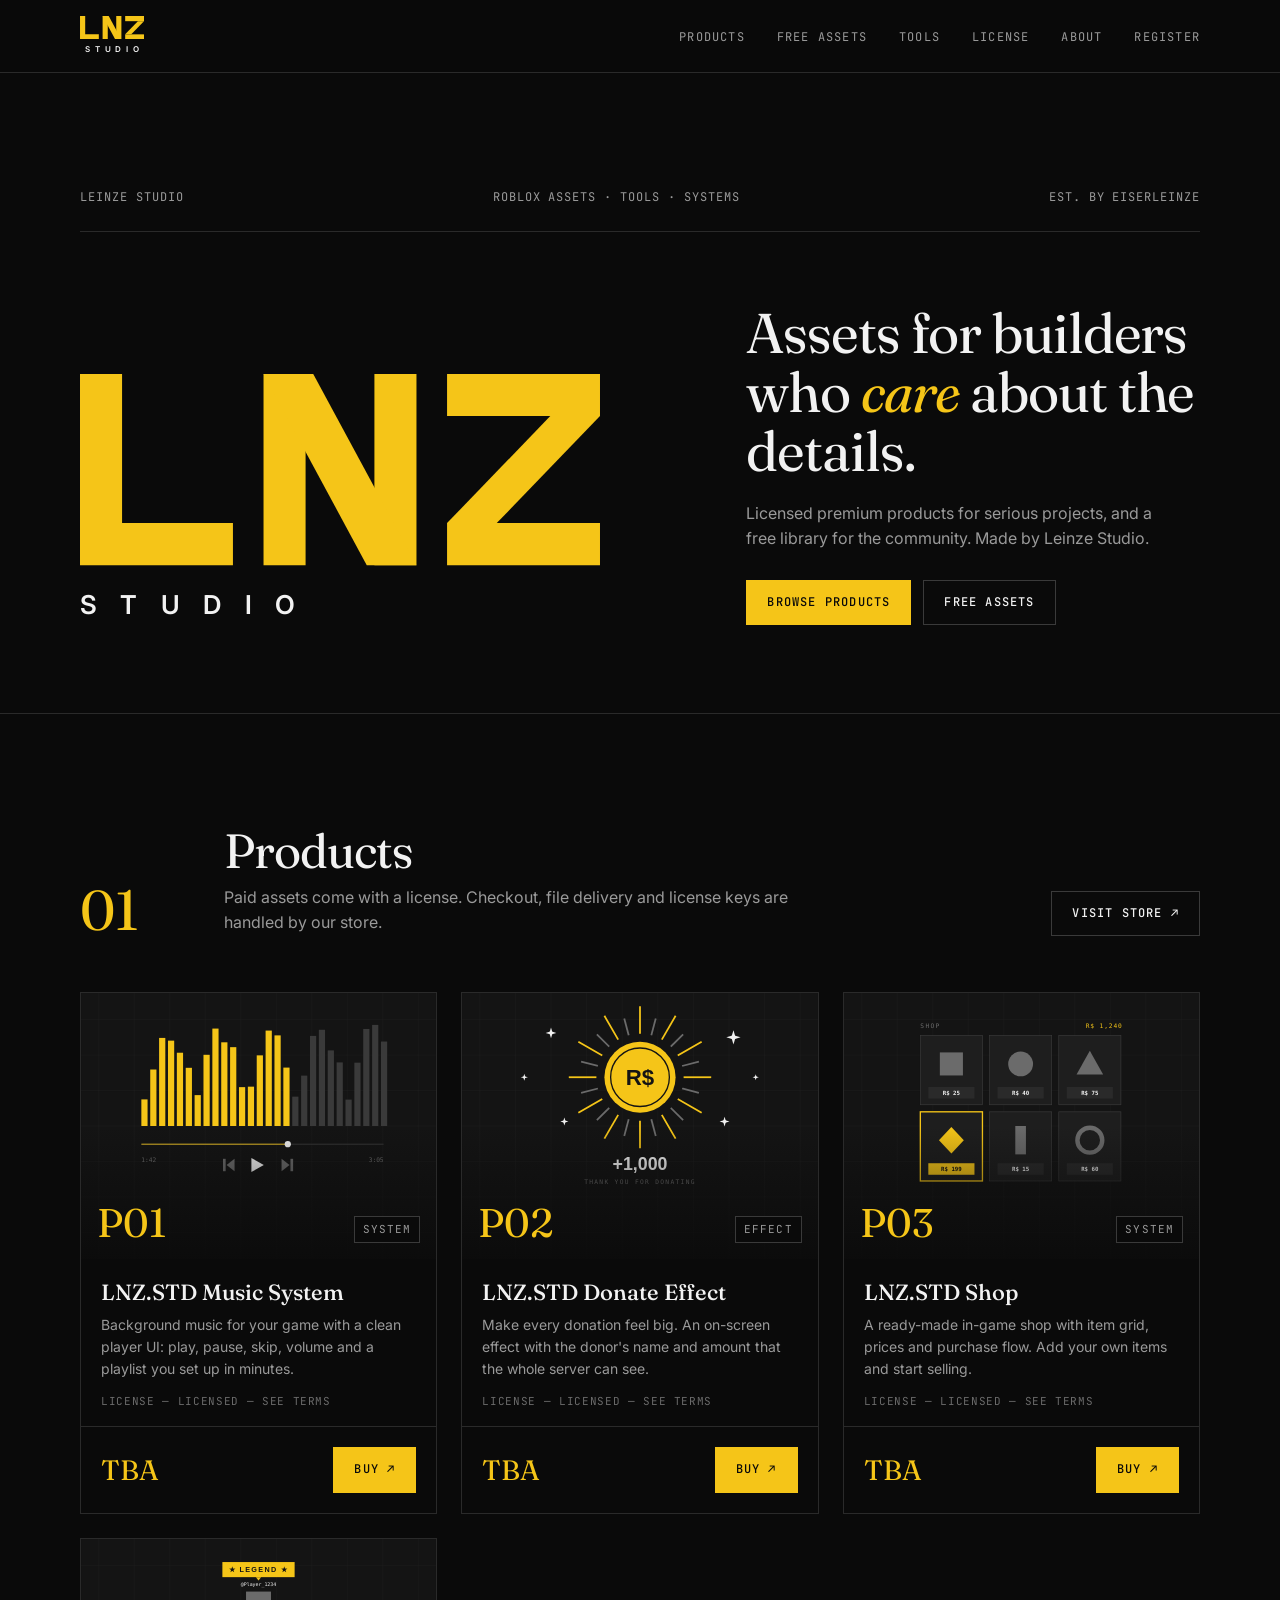
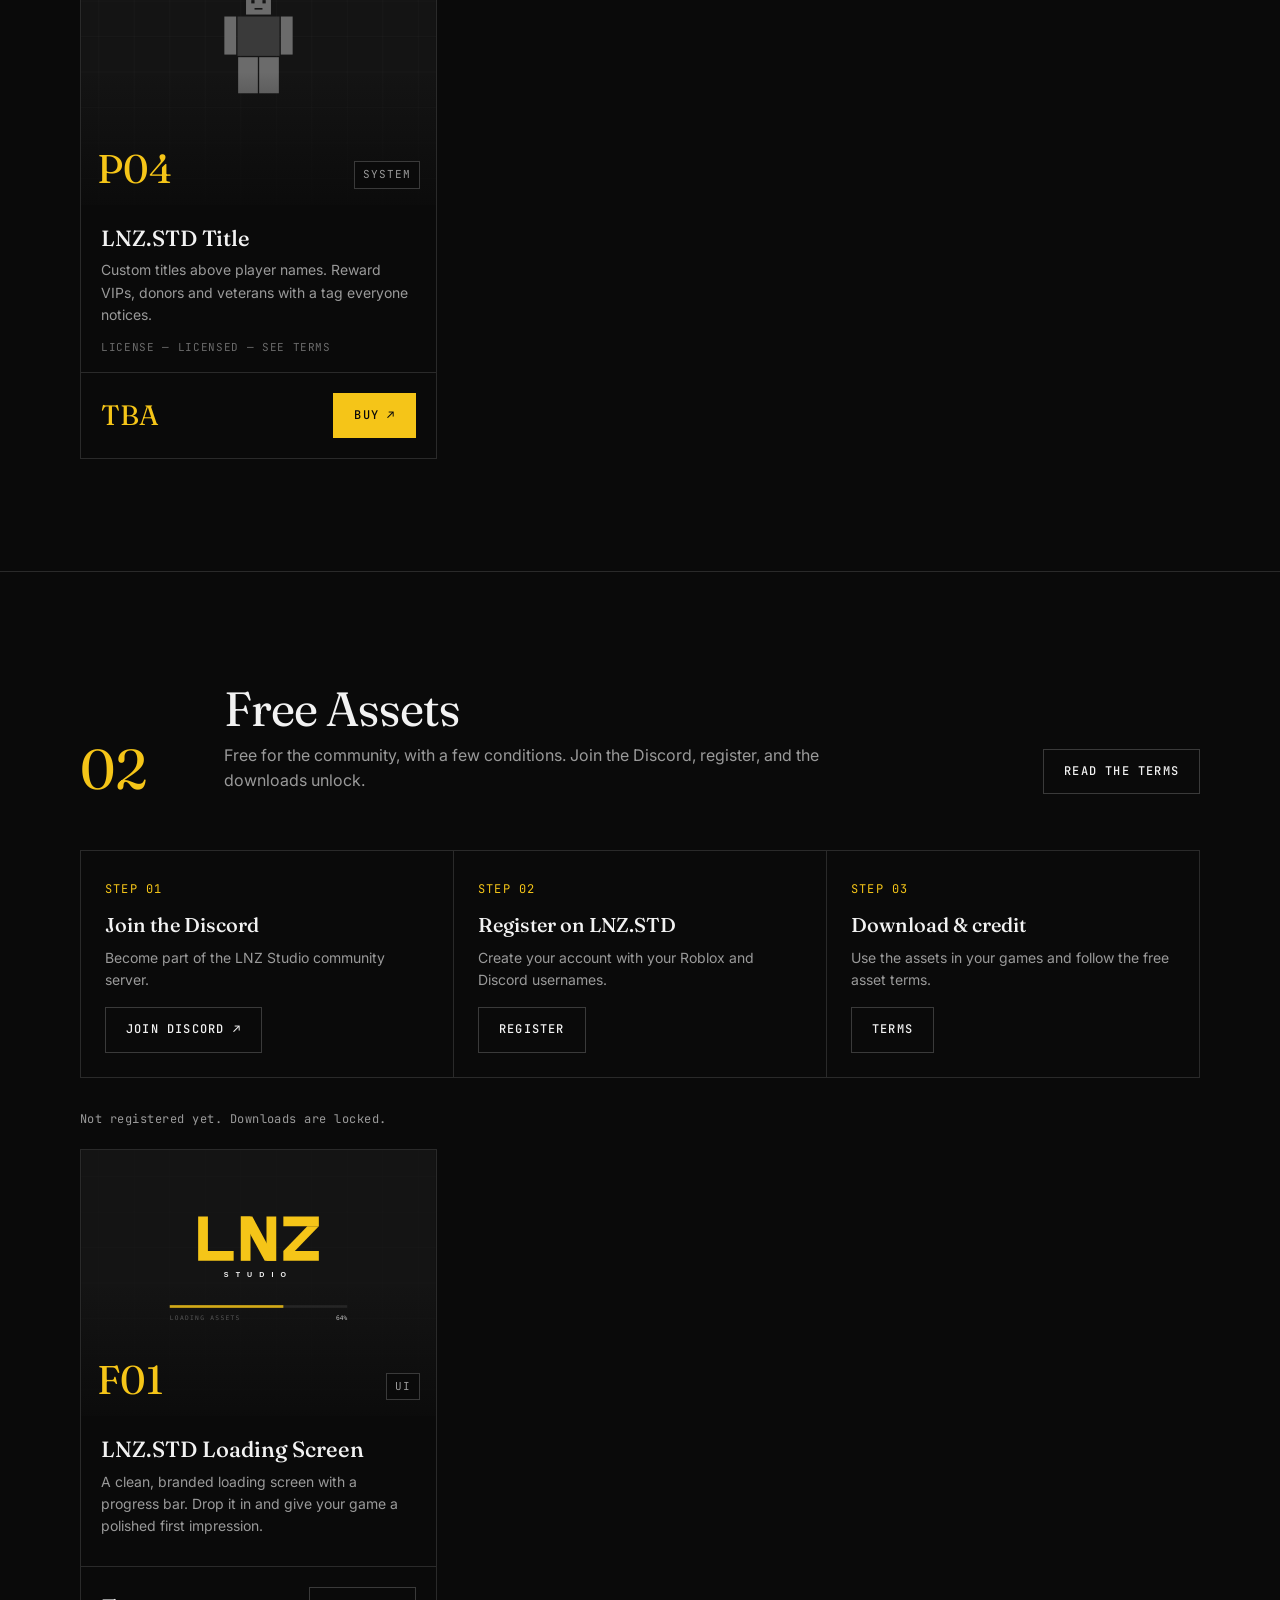
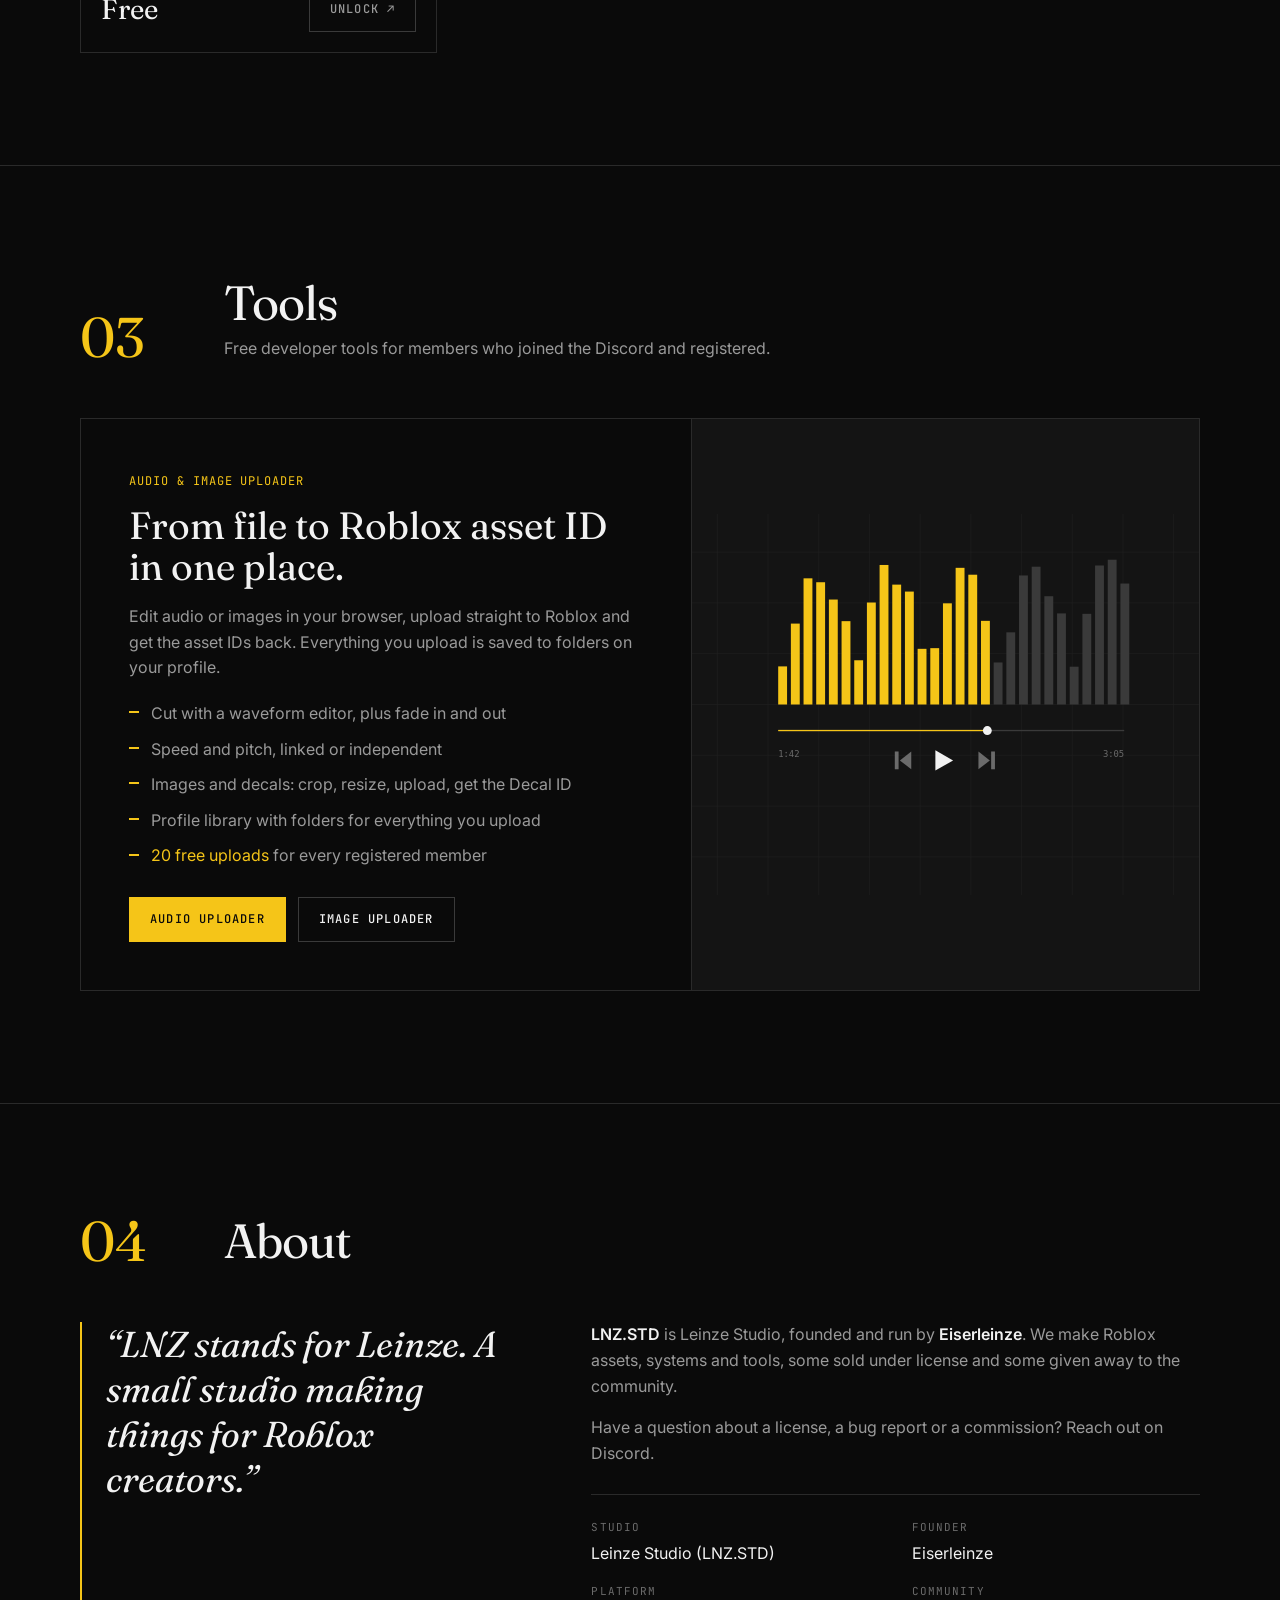
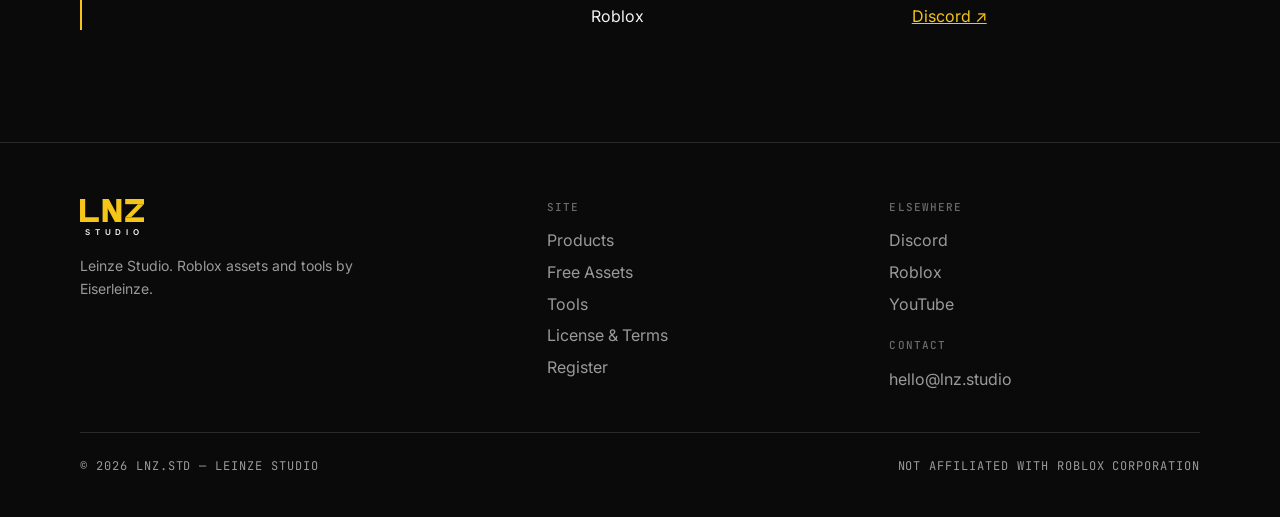
<file: index.html>
<!doctype html>
<html lang="en">
<head>
  <meta charset="utf-8">
  <meta name="viewport" content="width=device-width, initial-scale=1">
  <title>LNZ.STD — Leinze Studio</title>
  <meta name="description" content="Premium and free Roblox assets by Leinze Studio.">
  <link rel="icon" href="assets/img/favicon.svg" type="image/svg+xml">
  <link rel="preconnect" href="https://fonts.googleapis.com">
  <link rel="preconnect" href="https://fonts.gstatic.com" crossorigin>
  <link href="https://fonts.googleapis.com/css2?family=Fraunces:ital,opsz,wght@0,9..144,400;0,9..144,500;1,9..144,400&family=Inter:wght@400;500;600&family=JetBrains+Mono:wght@400;500&display=swap" rel="stylesheet">
  <link rel="stylesheet" href="assets/css/style.css">
</head>
<body>
  <header class="nav">
    <div class="wrap">
      <a class="brand" href="index.html" aria-label="LNZ Studio — home">
        <svg class="brand__mark" viewBox="0 0 272 100" aria-hidden="true"><g fill="currentColor"><polygon points="0,0 22,0 22,78 80,78 80,100 0,100"/><polygon points="96,0 118,0 118,100 96,100"/><polygon points="154,0 176,0 176,100 154,100"/><polygon points="96,0 122,0 176,100 150,100"/><polygon points="192,0 272,0 272,22 192,22"/><polygon points="192,78 272,78 272,100 192,100"/><polygon points="246,22 272,22 218,78 192,78"/></g></svg>
        <span class="brand__sub">STUDIO</span>
      </a>
      <button class="nav__toggle" type="button" aria-expanded="false" aria-controls="nav-links">Menu</button>
      <ul class="nav__links" id="nav-links">
        <li><a href="index.html#products">Products</a></li>
        <li><a href="index.html#free">Free Assets</a></li>
        <li><a href="tools.html">Tools</a></li>
        <li><a href="license.html">License</a></li>
        <li><a href="index.html#about">About</a></li>
        <li><a href="register.html">Register</a></li>
      </ul>
    </div>
  </header>

  <main>
    <section class="hero">
      <div class="wrap">
        <div class="hero__top">
          <span class="mono">Leinze Studio</span>
          <span class="mono">Roblox assets · Tools · Systems</span>
          <span class="mono">Est. by Eiserleinze</span>
        </div>
        <div class="hero__grid">
          <div class="hero__mark">
            <svg class="" viewBox="0 0 272 100" aria-hidden="true"><g fill="currentColor"><polygon points="0,0 22,0 22,78 80,78 80,100 0,100"/><polygon points="96,0 118,0 118,100 96,100"/><polygon points="154,0 176,0 176,100 154,100"/><polygon points="96,0 122,0 176,100 150,100"/><polygon points="192,0 272,0 272,22 192,22"/><polygon points="192,78 272,78 272,100 192,100"/><polygon points="246,22 272,22 218,78 192,78"/></g></svg>
            <span class="hero__sub">STUDIO</span>
          </div>
          <div>
            <h1 class="hero__title">Assets for builders who <em>care</em> about the details.</h1>
            <p class="hero__lede">Licensed premium products for serious projects, and a free library for the community. Made by Leinze Studio.</p>
            <div class="hero__cta">
              <a class="btn btn--accent" href="#products">Browse products</a>
              <a class="btn btn--ghost" href="#free">Free assets</a>
            </div>
          </div>
        </div>
      </div>
    </section>

    <section class="section" id="products">
      <div class="wrap">
        <div class="section__head">
          <span class="section__num">01</span>
          <div>
            <h2 class="section__title">Products</h2>
            <p class="section__intro">Paid assets come with a license. Checkout, file delivery and license keys are handled by our store.</p>
          </div>
          <a class="btn btn--ghost" data-link="store" href="#" target="_blank" rel="noopener">Visit store ↗</a>
        </div>
        <div class="grid" id="product-grid"></div>
      </div>
    </section>

    <section class="section" id="free">
      <div class="wrap">
        <div class="section__head">
          <span class="section__num">02</span>
          <div>
            <h2 class="section__title">Free Assets</h2>
            <p class="section__intro">Free for the community, with a few conditions. Join the Discord, register, and the downloads unlock.</p>
          </div>
          <a class="btn btn--ghost" href="license.html#free-terms">Read the terms</a>
        </div>

        <div class="steps">
          <div class="step">
            <span class="step__n">STEP 01</span>
            <h3>Join the Discord</h3>
            <p>Become part of the LNZ Studio community server.</p>
            <a class="btn btn--ghost" data-link="discord" href="#" target="_blank" rel="noopener">Join Discord ↗</a>
          </div>
          <div class="step">
            <span class="step__n">STEP 02</span>
            <h3>Register on LNZ.STD</h3>
            <p>Create your account with your Roblox and Discord usernames.</p>
            <a class="btn btn--ghost" href="register.html">Register</a>
          </div>
          <div class="step">
            <span class="step__n">STEP 03</span>
            <h3>Download &amp; credit</h3>
            <p>Use the assets in your games and follow the free asset terms.</p>
            <a class="btn btn--ghost" href="license.html#free-terms">Terms</a>
          </div>
        </div>

        <p class="member-status" id="member-status">Not registered yet. Downloads are locked.</p>
        <div class="grid" id="free-grid"></div>
      </div>
    </section>

    <section class="section" id="tools">
      <div class="wrap">
        <div class="section__head">
          <span class="section__num">03</span>
          <div>
            <h2 class="section__title">Tools</h2>
            <p class="section__intro">Free developer tools for members who joined the Discord and registered.</p>
          </div>
        </div>
        <article class="feature">
          <div class="feature__body">
            <span class="mono accent">Audio &amp; Image Uploader</span>
            <h3 class="feature__title">From file to Roblox asset ID in one place.</h3>
            <p>Edit audio or images in your browser, upload straight to Roblox and get the asset IDs back. Everything you upload is saved to folders on your profile.</p>
            <ul class="feature__list">
              <li>Cut with a waveform editor, plus fade in and out</li>
              <li>Speed and pitch, linked or independent</li>
              <li>Images and decals: crop, resize, upload, get the Decal ID</li>
              <li>Profile library with folders for everything you upload</li>
              <li><span class="accent">20 free uploads</span> for every registered member</li>
            </ul>
            <div class="hero__cta">
              <a class="btn btn--accent" href="tools.html">Audio Uploader</a>
              <a class="btn btn--ghost" href="decal.html">Image Uploader</a>
            </div>
          </div>
          <div class="feature__art" aria-hidden="true">
            <img src="assets/img/products/music-system.svg" alt="">
          </div>
        </article>
      </div>
    </section>

    <section class="section" id="about">
      <div class="wrap">
        <div class="section__head">
          <span class="section__num">04</span>
          <div>
            <h2 class="section__title">About</h2>
          </div>
        </div>
        <div class="about">
          <blockquote class="about__quote">“LNZ stands for Leinze. A small studio making things for Roblox creators.”</blockquote>
          <div class="about__body">
            <p><strong>LNZ.STD</strong> is Leinze Studio, founded and run by <strong>Eiserleinze</strong>. We make Roblox assets, systems and tools, some sold under license and some given away to the community.</p>
            <p>Have a question about a license, a bug report or a commission? Reach out on Discord.</p>
            <dl class="facts">
              <div><dt>Studio</dt><dd>Leinze Studio (LNZ.STD)</dd></div>
              <div><dt>Founder</dt><dd>Eiserleinze</dd></div>
              <div><dt>Platform</dt><dd>Roblox</dd></div>
              <div><dt>Community</dt><dd><a data-link="discord" href="#" target="_blank" rel="noopener" class="accent">Discord ↗</a></dd></div>
            </dl>
          </div>
        </div>
      </div>
    </section>
  </main>

  <footer class="footer">
    <div class="wrap">
      <div class="footer__grid">
        <div>
          <a class="brand" href="index.html" aria-label="LNZ Studio — home">
            <svg class="brand__mark" viewBox="0 0 272 100" aria-hidden="true"><g fill="currentColor"><polygon points="0,0 22,0 22,78 80,78 80,100 0,100"/><polygon points="96,0 118,0 118,100 96,100"/><polygon points="154,0 176,0 176,100 154,100"/><polygon points="96,0 122,0 176,100 150,100"/><polygon points="192,0 272,0 272,22 192,22"/><polygon points="192,78 272,78 272,100 192,100"/><polygon points="246,22 272,22 218,78 192,78"/></g></svg>
            <span class="brand__sub">STUDIO</span>
          </a>
          <p class="footer__tag">Leinze Studio. Roblox assets and tools by Eiserleinze.</p>
        </div>
        <div>
          <h4>Site</h4>
          <ul>
            <li><a href="index.html#products">Products</a></li>
            <li><a href="index.html#free">Free Assets</a></li>
            <li><a href="tools.html">Tools</a></li>
            <li><a href="license.html">License &amp; Terms</a></li>
            <li><a href="register.html">Register</a></li>
          </ul>
        </div>
        <div>
          <h4>Elsewhere</h4>
          <ul id="socials"></ul>
          <h4 style="margin-top:20px">Contact</h4>
          <a data-link="email" href="#">email</a>
        </div>
      </div>
      <div class="footer__bottom">
        <span class="mono">© <span id="year"></span> LNZ.STD — Leinze Studio</span>
        <span class="mono">Not affiliated with Roblox Corporation</span>
      </div>
    </div>
  </footer>

  <script src="assets/js/data.js"></script>
  <script src="assets/js/main.js"></script>
</body>
</html>
</file>
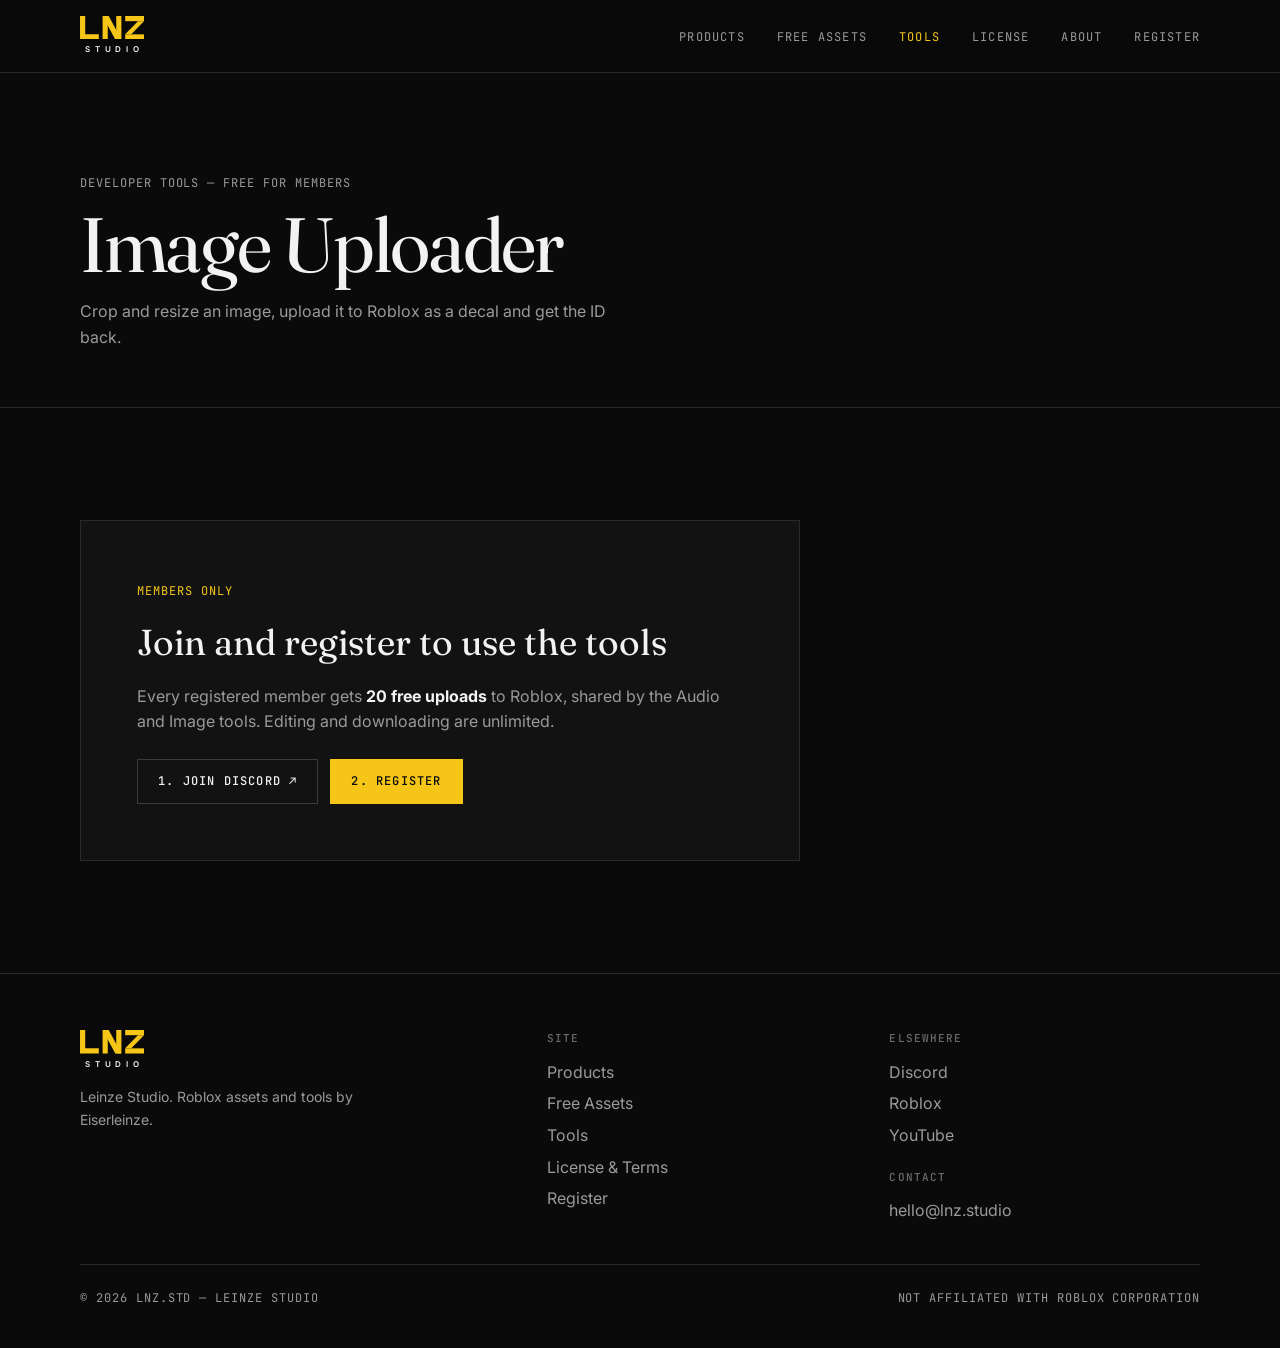
<file: decal.html>
<!doctype html>
<html lang="en">
<head>
  <meta charset="utf-8">
  <meta name="viewport" content="width=device-width, initial-scale=1">
  <title>Image Uploader — LNZ.STD</title>
  <meta name="description" content="Crop, resize and upload images to Roblox as decals. Free for LNZ.STD members.">
  <link rel="icon" href="assets/img/favicon.svg" type="image/svg+xml">
  <link rel="preconnect" href="https://fonts.googleapis.com">
  <link rel="preconnect" href="https://fonts.gstatic.com" crossorigin>
  <link href="https://fonts.googleapis.com/css2?family=Fraunces:ital,opsz,wght@0,9..144,400;0,9..144,500;1,9..144,400&family=Inter:wght@400;500;600&family=JetBrains+Mono:wght@400;500&display=swap" rel="stylesheet">
  <link rel="stylesheet" href="assets/css/style.css">
</head>
<body>
  <header class="nav">
    <div class="wrap">
      <a class="brand" href="index.html" aria-label="LNZ Studio — home">
        <svg class="brand__mark" viewBox="0 0 272 100" aria-hidden="true"><g fill="currentColor"><polygon points="0,0 22,0 22,78 80,78 80,100 0,100"/><polygon points="96,0 118,0 118,100 96,100"/><polygon points="154,0 176,0 176,100 154,100"/><polygon points="96,0 122,0 176,100 150,100"/><polygon points="192,0 272,0 272,22 192,22"/><polygon points="192,78 272,78 272,100 192,100"/><polygon points="246,22 272,22 218,78 192,78"/></g></svg>
        <span class="brand__sub">STUDIO</span>
      </a>
      <button class="nav__toggle" type="button" aria-expanded="false" aria-controls="nav-links">Menu</button>
      <ul class="nav__links" id="nav-links">
        <li><a href="index.html#products">Products</a></li>
        <li><a href="index.html#free">Free Assets</a></li>
        <li><a href="tools.html" aria-current="page">Tools</a></li>
        <li><a href="license.html">License</a></li>
        <li><a href="index.html#about">About</a></li>
        <li><a href="register.html">Register</a></li>
      </ul>
    </div>
  </header>

  <main>
    <section class="page-head">
      <div class="wrap">
        <span class="mono">Developer tools — free for members</span>
        <h1>Image Uploader</h1>
        <p class="page-head__lede">Crop and resize an image, upload it to Roblox as a decal and get the ID back.</p>
      </div>
    </section>

    <section class="section">
      <div class="wrap">
        <div class="locked" id="tool-locked" hidden>
          <span class="mono accent">Members only</span>
          <h2>Join and register to use the tools</h2>
          <p>Every registered member gets <strong>20 free uploads</strong> to Roblox, shared by the Audio and Image tools. Editing and downloading are unlimited.</p>
          <div class="hero__cta">
            <a class="btn btn--ghost" data-link="discord" href="#" target="_blank" rel="noopener">1. Join Discord ↗</a>
            <a class="btn btn--accent" href="register.html">2. Register</a>
          </div>
        </div>

        <div id="tool" hidden>
          <div class="tool-bar">
            <nav class="tool-tabs" aria-label="Tools">
              <a href="tools.html">Audio</a>
              <a href="decal.html" aria-current="page">Image / Decal</a>
            </nav>
            <span class="quota"><span class="mono" id="tool-member"></span> · <strong id="quota-left">0</strong> / <span id="quota-total">0</span> free uploads left</span>
          </div>

          <div class="tool-layout">
            <div class="tool-main">
              <div class="panel">
                <div class="panel__head"><span class="step__n">01</span><h2>Image</h2></div>
                <label class="dropzone" id="image-drop">
                  <input type="file" id="image-file" accept="image/png,image/jpeg,image/webp,image/bmp" hidden>
                  <span class="dropzone__title">Drop a PNG, JPG or WEBP here</span>
                  <span class="dropzone__sub">or click to choose a file</span>
                </label>
                <p class="form__msg form__msg--err" id="file-error" hidden></p>
                <div id="editor" hidden>
                  <div class="file-row">
                    <div><strong id="file-name"></strong> <span class="mono" id="file-meta"></span></div>
                    <button class="linklike" type="button" id="change-file">Change file</button>
                  </div>
                  <div class="preview-box"><canvas id="preview" aria-label="Image preview"></canvas></div>
                </div>
              </div>

              <div class="panel">
                <div class="panel__head"><span class="step__n">02</span><h2>Crop &amp; size</h2></div>
                <div class="adjust-row adjust-row--2">
                  <div class="field">
                    <label for="crop">Crop</label>
                    <select id="crop">
                      <option value="original">Original ratio</option>
                      <option value="square">Square (centre)</option>
                    </select>
                  </div>
                  <div class="field">
                    <label for="size">Max size</label>
                    <select id="size">
                      <option value="1024">1024 px (Roblox max)</option>
                      <option value="512">512 px</option>
                      <option value="256">256 px</option>
                      <option value="128">128 px</option>
                    </select>
                  </div>
                </div>
                <p class="mono" id="out-info"></p>
                <p class="hint">Transparent PNGs keep their transparency. Roblox shrinks anything bigger than 1024 px.</p>
              </div>
            </div>

            <aside class="tool-side">
              <form class="panel form-panel" id="upload-form" autocomplete="off">
                <div class="panel__head"><span class="step__n">03</span><h2>Upload to Roblox</h2></div>
                <div class="field">
                  <label for="roblox-user">Roblox username</label>
                  <input id="roblox-user" name="roblox-user" required>
                  <small>The account that owns the API key.</small>
                </div>
                <div class="field">
                  <label for="api-key">Open Cloud API key</label>
                  <div class="input-group">
                    <input id="api-key" name="api-key" type="password" required spellcheck="false">
                    <button class="btn btn--ghost" type="button" id="toggle-key">Show</button>
                  </div>
                  <small>Sent only to Roblox through our relay. Never stored on a server.</small>
                </div>
                <label class="check">
                  <input type="checkbox" id="remember">
                  <span>Remember key on this device (only on your own computer)</span>
                </label>
                <div class="field">
                  <label for="asset-name">Asset name</label>
                  <input id="asset-name" name="asset-name" maxlength="50" required>
                </div>
                <div class="field">
                  <label for="asset-desc">Description <span class="opt">optional</span></label>
                  <textarea id="asset-desc" name="asset-desc" maxlength="1000" rows="3"></textarea>
                </div>
                <div class="field">
                  <label for="folder">Save to folder</label>
                  <select id="folder" name="folder"></select>
                  <small>Every upload is saved to your <a href="profile.html">profile library</a>.</small>
                </div>
                <button class="btn btn--accent" type="submit" id="upload-btn" disabled>Upload to Roblox</button>
                <button class="btn btn--ghost" type="button" id="download-btn" disabled>Download PNG only</button>
                <p class="hint">Each Roblox upload uses 1 of your free uploads (shared by all tools). Downloading the PNG is unlimited.</p>
                <div class="log" id="log" aria-live="polite"></div>
              </form>

              <div class="panel result" id="result" hidden>
                <span class="mono accent">Uploaded</span>
                <h3 id="result-name"></h3>
                <div id="result-ids"></div>
                <p class="hint">New images can take a few minutes to pass Roblox moderation. If an ImageLabel stays blank, paste the Decal ID into a Decal in Studio and use the image ID it gives you.</p>
              </div>

              <details class="panel help">
                <summary>How do I get an Open Cloud API key?</summary>
                <ol>
                  <li>Open <a href="https://create.roblox.com/dashboard/credentials" target="_blank" rel="noopener">Creator Hub → API Keys</a> and click <strong>Create API Key</strong>.</li>
                  <li>Name it, e.g. <em>LNZ Uploader</em>.</li>
                  <li>Under <strong>Access Permissions</strong>, add the <strong>Assets</strong> API and tick <strong>Read</strong> and <strong>Write</strong>.</li>
                  <li>Under <strong>Accepted IP Addresses</strong>, add <code>0.0.0.0/0</code>.</li>
                  <li>Save, copy the key and paste it above.</li>
                </ol>
              </details>

              <div class="panel" id="history-panel" hidden>
                <div class="file-row"><span class="mono">Recent uploads</span><a class="linklike" href="profile.html">Open library</a></div>
                <ul class="history" id="history"></ul>
              </div>
            </aside>
          </div>
        </div>
      </div>
    </section>
  </main>

  <footer class="footer">
    <div class="wrap">
      <div class="footer__grid">
        <div>
          <a class="brand" href="index.html" aria-label="LNZ Studio — home">
            <svg class="brand__mark" viewBox="0 0 272 100" aria-hidden="true"><g fill="currentColor"><polygon points="0,0 22,0 22,78 80,78 80,100 0,100"/><polygon points="96,0 118,0 118,100 96,100"/><polygon points="154,0 176,0 176,100 154,100"/><polygon points="96,0 122,0 176,100 150,100"/><polygon points="192,0 272,0 272,22 192,22"/><polygon points="192,78 272,78 272,100 192,100"/><polygon points="246,22 272,22 218,78 192,78"/></g></svg>
            <span class="brand__sub">STUDIO</span>
          </a>
          <p class="footer__tag">Leinze Studio. Roblox assets and tools by Eiserleinze.</p>
        </div>
        <div>
          <h4>Site</h4>
          <ul>
            <li><a href="index.html#products">Products</a></li>
            <li><a href="index.html#free">Free Assets</a></li>
            <li><a href="tools.html">Tools</a></li>
            <li><a href="license.html">License &amp; Terms</a></li>
            <li><a href="register.html">Register</a></li>
          </ul>
        </div>
        <div>
          <h4>Elsewhere</h4>
          <ul id="socials"></ul>
          <h4 style="margin-top:20px">Contact</h4>
          <a data-link="email" href="#">email</a>
        </div>
      </div>
      <div class="footer__bottom">
        <span class="mono">© <span id="year"></span> LNZ.STD — Leinze Studio</span>
        <span class="mono">Not affiliated with Roblox Corporation</span>
      </div>
    </div>
  </footer>

  <script src="assets/js/data.js"></script>
  <script src="assets/js/main.js"></script>
  <script src="assets/js/roblox.js"></script>
  <script src="assets/js/decal.js"></script>
</body>
</html>
</file>
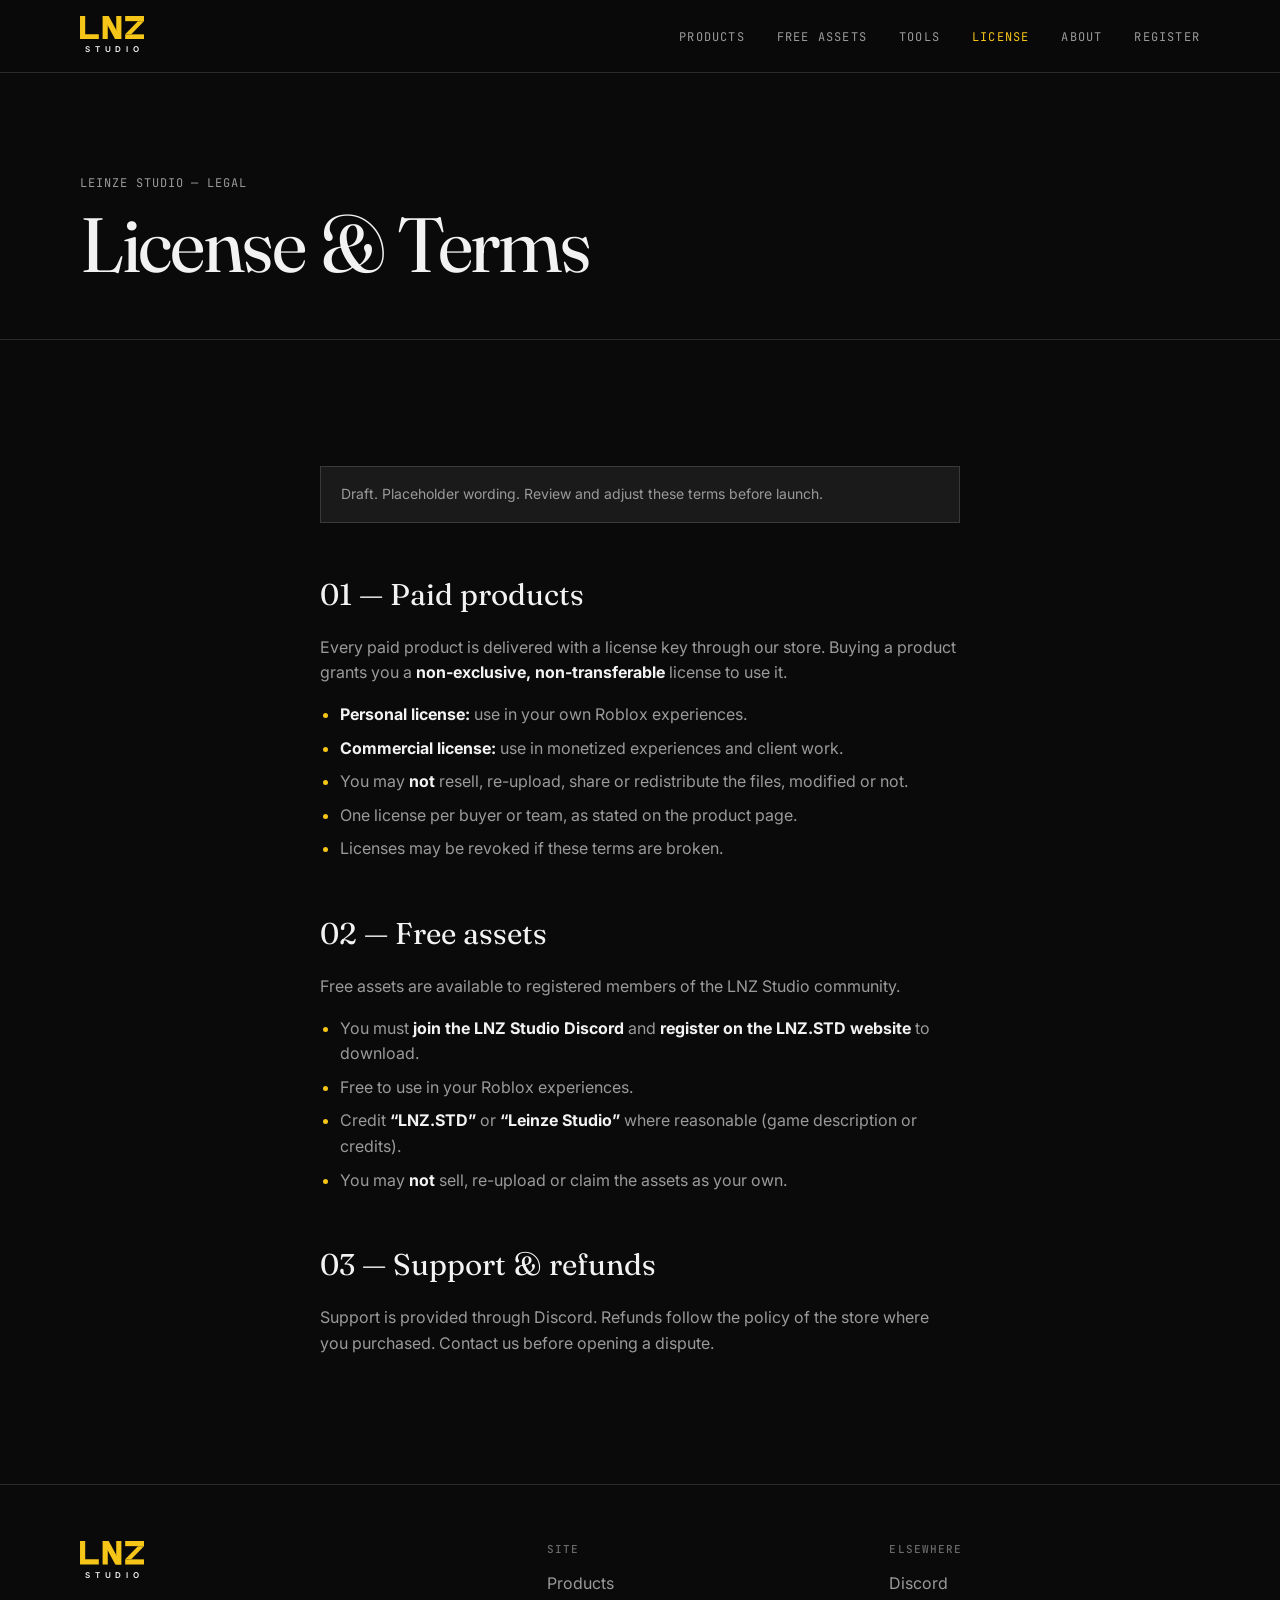
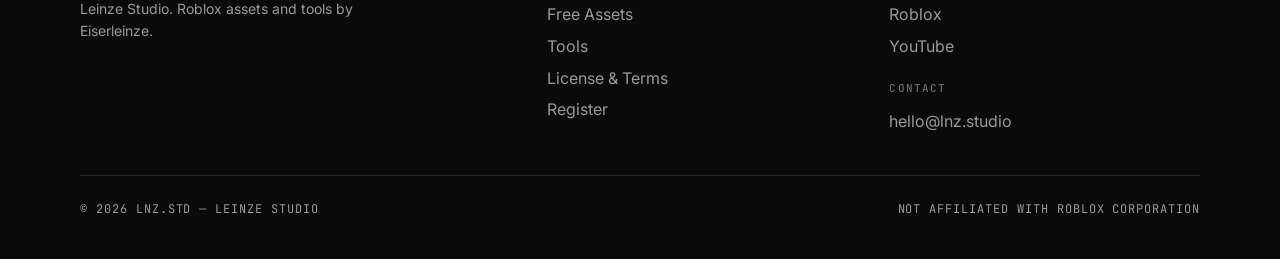
<file: license.html>
<!doctype html>
<html lang="en">
<head>
  <meta charset="utf-8">
  <meta name="viewport" content="width=device-width, initial-scale=1">
  <title>License & Terms — LNZ.STD</title>
  <meta name="description" content="License terms for LNZ.STD paid products and free Roblox assets.">
  <link rel="icon" href="assets/img/favicon.svg" type="image/svg+xml">
  <link rel="preconnect" href="https://fonts.googleapis.com">
  <link rel="preconnect" href="https://fonts.gstatic.com" crossorigin>
  <link href="https://fonts.googleapis.com/css2?family=Fraunces:ital,opsz,wght@0,9..144,400;0,9..144,500;1,9..144,400&family=Inter:wght@400;500;600&family=JetBrains+Mono:wght@400;500&display=swap" rel="stylesheet">
  <link rel="stylesheet" href="assets/css/style.css">
</head>
<body>
  <header class="nav">
    <div class="wrap">
      <a class="brand" href="index.html" aria-label="LNZ Studio — home">
        <svg class="brand__mark" viewBox="0 0 272 100" aria-hidden="true"><g fill="currentColor"><polygon points="0,0 22,0 22,78 80,78 80,100 0,100"/><polygon points="96,0 118,0 118,100 96,100"/><polygon points="154,0 176,0 176,100 154,100"/><polygon points="96,0 122,0 176,100 150,100"/><polygon points="192,0 272,0 272,22 192,22"/><polygon points="192,78 272,78 272,100 192,100"/><polygon points="246,22 272,22 218,78 192,78"/></g></svg>
        <span class="brand__sub">STUDIO</span>
      </a>
      <button class="nav__toggle" type="button" aria-expanded="false" aria-controls="nav-links">Menu</button>
      <ul class="nav__links" id="nav-links">
        <li><a href="index.html#products">Products</a></li>
        <li><a href="index.html#free">Free Assets</a></li>
        <li><a href="tools.html">Tools</a></li>
        <li><a href="license.html" aria-current="page">License</a></li>
        <li><a href="index.html#about">About</a></li>
        <li><a href="register.html">Register</a></li>
      </ul>
    </div>
  </header>

  <main>
    <section class="page-head">
      <div class="wrap">
        <span class="mono">Leinze Studio — Legal</span>
        <h1>License &amp; Terms</h1>
      </div>
    </section>

    <section class="section">
      <div class="wrap prose">
        <p class="note">Draft. Placeholder wording. Review and adjust these terms before launch.</p>

        <h2 id="paid-license">01 — Paid products</h2>
        <p>Every paid product is delivered with a license key through our store. Buying a product grants you a <strong>non-exclusive, non-transferable</strong> license to use it.</p>
        <ul>
          <li><strong>Personal license:</strong> use in your own Roblox experiences.</li>
          <li><strong>Commercial license:</strong> use in monetized experiences and client work.</li>
          <li>You may <strong>not</strong> resell, re-upload, share or redistribute the files, modified or not.</li>
          <li>One license per buyer or team, as stated on the product page.</li>
          <li>Licenses may be revoked if these terms are broken.</li>
        </ul>

        <h2 id="free-terms">02 — Free assets</h2>
        <p>Free assets are available to registered members of the LNZ Studio community.</p>
        <ul>
          <li>You must <strong>join the LNZ Studio Discord</strong> and <strong>register on the LNZ.STD website</strong> to download.</li>
          <li>Free to use in your Roblox experiences.</li>
          <li>Credit <strong>“LNZ.STD”</strong> or <strong>“Leinze Studio”</strong> where reasonable (game description or credits).</li>
          <li>You may <strong>not</strong> sell, re-upload or claim the assets as your own.</li>
        </ul>

        <h2 id="support">03 — Support &amp; refunds</h2>
        <p>Support is provided through Discord. Refunds follow the policy of the store where you purchased. Contact us before opening a dispute.</p>
      </div>
    </section>
  </main>

  <footer class="footer">
    <div class="wrap">
      <div class="footer__grid">
        <div>
          <a class="brand" href="index.html" aria-label="LNZ Studio — home">
            <svg class="brand__mark" viewBox="0 0 272 100" aria-hidden="true"><g fill="currentColor"><polygon points="0,0 22,0 22,78 80,78 80,100 0,100"/><polygon points="96,0 118,0 118,100 96,100"/><polygon points="154,0 176,0 176,100 154,100"/><polygon points="96,0 122,0 176,100 150,100"/><polygon points="192,0 272,0 272,22 192,22"/><polygon points="192,78 272,78 272,100 192,100"/><polygon points="246,22 272,22 218,78 192,78"/></g></svg>
            <span class="brand__sub">STUDIO</span>
          </a>
          <p class="footer__tag">Leinze Studio. Roblox assets and tools by Eiserleinze.</p>
        </div>
        <div>
          <h4>Site</h4>
          <ul>
            <li><a href="index.html#products">Products</a></li>
            <li><a href="index.html#free">Free Assets</a></li>
            <li><a href="tools.html">Tools</a></li>
            <li><a href="license.html">License &amp; Terms</a></li>
            <li><a href="register.html">Register</a></li>
          </ul>
        </div>
        <div>
          <h4>Elsewhere</h4>
          <ul id="socials"></ul>
          <h4 style="margin-top:20px">Contact</h4>
          <a data-link="email" href="#">email</a>
        </div>
      </div>
      <div class="footer__bottom">
        <span class="mono">© <span id="year"></span> LNZ.STD — Leinze Studio</span>
        <span class="mono">Not affiliated with Roblox Corporation</span>
      </div>
    </div>
  </footer>

  <script src="assets/js/data.js"></script>
  <script src="assets/js/main.js"></script>
</body>
</html>
</file>
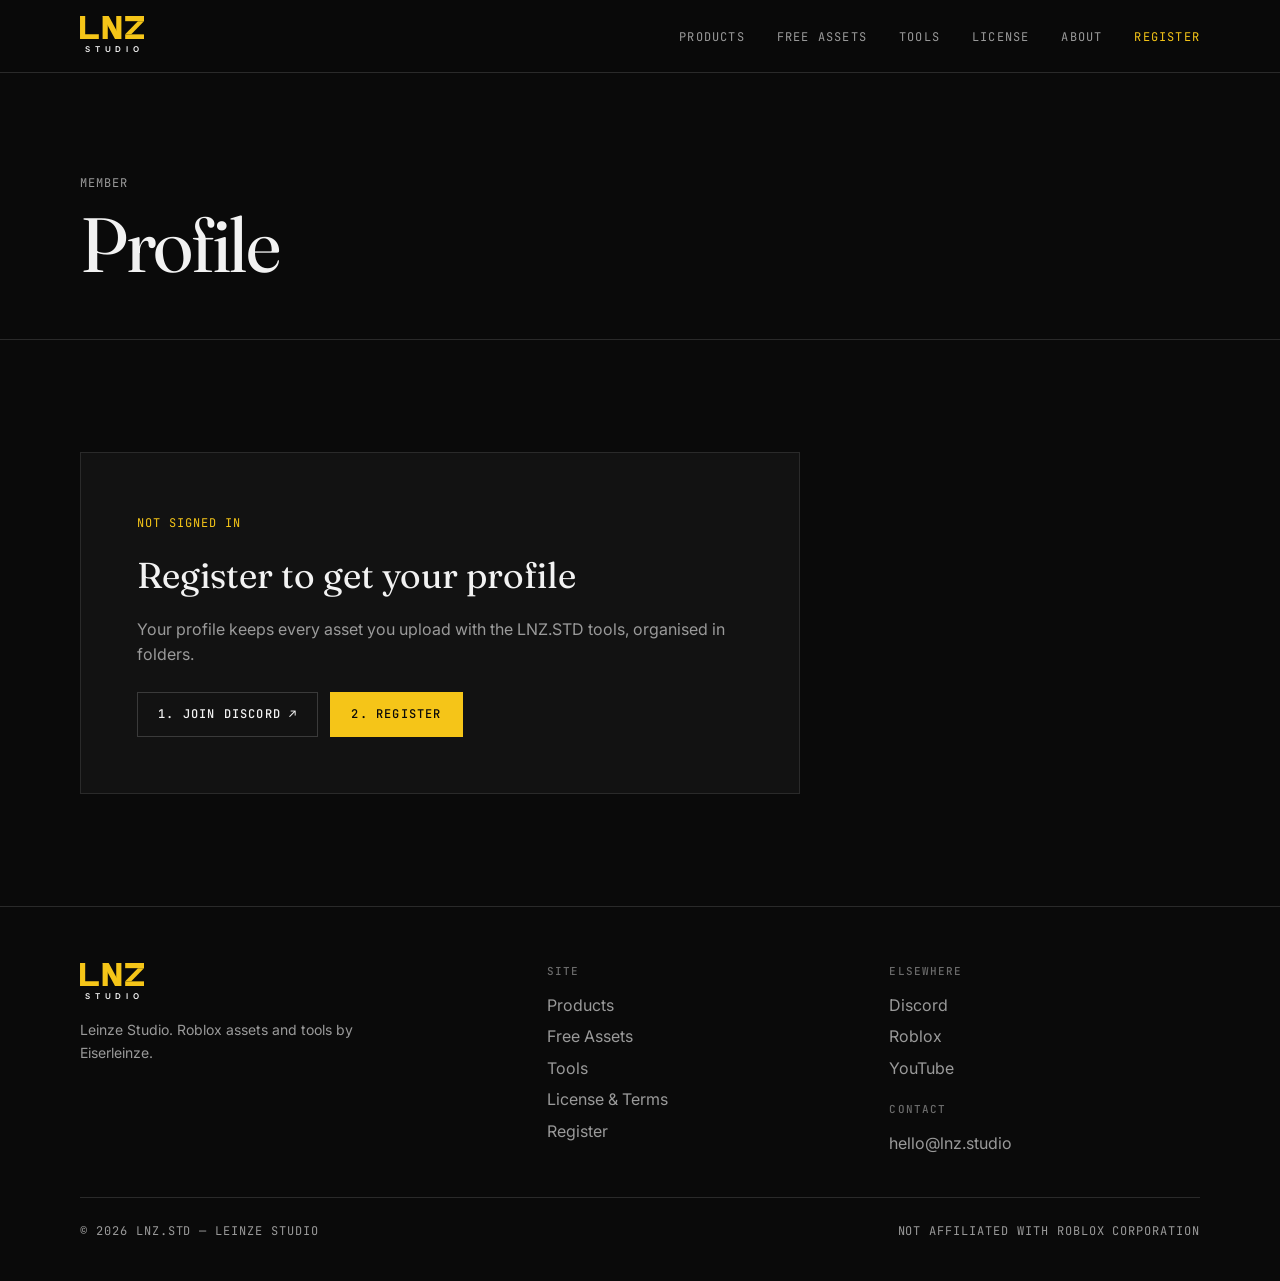
<file: profile.html>
<!doctype html>
<html lang="en">
<head>
  <meta charset="utf-8">
  <meta name="viewport" content="width=device-width, initial-scale=1">
  <title>Profile — LNZ.STD</title>
  <meta name="description" content="Your LNZ.STD member profile and upload library.">
  <link rel="icon" href="assets/img/favicon.svg" type="image/svg+xml">
  <link rel="preconnect" href="https://fonts.googleapis.com">
  <link rel="preconnect" href="https://fonts.gstatic.com" crossorigin>
  <link href="https://fonts.googleapis.com/css2?family=Fraunces:ital,opsz,wght@0,9..144,400;0,9..144,500;1,9..144,400&family=Inter:wght@400;500;600&family=JetBrains+Mono:wght@400;500&display=swap" rel="stylesheet">
  <link rel="stylesheet" href="assets/css/style.css">
</head>
<body>
  <header class="nav">
    <div class="wrap">
      <a class="brand" href="index.html" aria-label="LNZ Studio — home">
        <svg class="brand__mark" viewBox="0 0 272 100" aria-hidden="true"><g fill="currentColor"><polygon points="0,0 22,0 22,78 80,78 80,100 0,100"/><polygon points="96,0 118,0 118,100 96,100"/><polygon points="154,0 176,0 176,100 154,100"/><polygon points="96,0 122,0 176,100 150,100"/><polygon points="192,0 272,0 272,22 192,22"/><polygon points="192,78 272,78 272,100 192,100"/><polygon points="246,22 272,22 218,78 192,78"/></g></svg>
        <span class="brand__sub">STUDIO</span>
      </a>
      <button class="nav__toggle" type="button" aria-expanded="false" aria-controls="nav-links">Menu</button>
      <ul class="nav__links" id="nav-links">
        <li><a href="index.html#products">Products</a></li>
        <li><a href="index.html#free">Free Assets</a></li>
        <li><a href="tools.html">Tools</a></li>
        <li><a href="license.html">License</a></li>
        <li><a href="index.html#about">About</a></li>
        <li><a href="register.html" aria-current="page">Register</a></li>
      </ul>
    </div>
  </header>

  <main>
    <section class="page-head">
      <div class="wrap">
        <span class="mono">Member</span>
        <h1>Profile</h1>
      </div>
    </section>

    <section class="section">
      <div class="wrap">
        <div class="locked" id="profile-locked" hidden>
          <span class="mono accent">Not signed in</span>
          <h2>Register to get your profile</h2>
          <p>Your profile keeps every asset you upload with the LNZ.STD tools, organised in folders.</p>
          <div class="hero__cta">
            <a class="btn btn--ghost" data-link="discord" href="#" target="_blank" rel="noopener">1. Join Discord ↗</a>
            <a class="btn btn--accent" href="register.html">2. Register</a>
          </div>
        </div>

        <div id="profile" hidden>
          <div class="profile-card">
            <div class="profile-card__id">
              <span class="avatar" id="p-initial" aria-hidden="true"></span>
              <div>
                <h2 id="p-username"></h2>
                <span class="mono" id="p-since"></span>
              </div>
            </div>
            <dl class="facts profile-card__facts" id="p-facts"></dl>
            <div class="profile-card__quota">
              <span class="mono">Free uploads left</span>
              <strong id="p-quota"></strong>
              <div class="meter"><span id="p-quota-bar"></span></div>
              <div class="hero__cta">
                <a class="btn btn--ghost" href="tools.html">Audio</a>
                <a class="btn btn--ghost" href="decal.html">Image</a>
                <button class="linklike" type="button" id="sign-out-profile">Sign out</button>
              </div>
            </div>
          </div>

          <div class="library">
            <aside class="library__side">
              <div class="file-row">
                <span class="mono">Folders</span>
                <button class="linklike" type="button" id="new-folder">+ New folder</button>
              </div>
              <ul class="folders" id="folder-list"></ul>
            </aside>

            <div class="library__main">
              <div class="library__bar">
                <h2 id="folder-title">All uploads</h2>
                <div class="library__actions" id="folder-actions" hidden>
                  <button class="linklike" type="button" id="rename-folder">Rename</button>
                  <button class="linklike" type="button" id="delete-folder">Delete folder</button>
                </div>
              </div>
              <div class="library__filters">
                <div class="seg" role="group" aria-label="Filter by type">
                  <button type="button" data-type="all" aria-pressed="true">All</button>
                  <button type="button" data-type="audio" aria-pressed="false">Audio</button>
                  <button type="button" data-type="image" aria-pressed="false">Image</button>
                </div>
                <input class="search" id="search" type="search" placeholder="Search name or ID" aria-label="Search uploads">
              </div>
              <div class="items" id="items"></div>
              <div class="empty" id="empty" hidden>
                <p id="empty-text"></p>
                <div class="hero__cta">
                  <a class="btn btn--accent" href="tools.html">Upload audio</a>
                  <a class="btn btn--ghost" href="decal.html">Upload image</a>
                </div>
              </div>
              <p class="hint">Your library is saved in this browser for now. Removing an item here doesn't delete it from Roblox.</p>
            </div>
          </div>
        </div>
      </div>
    </section>
  </main>

  <footer class="footer">
    <div class="wrap">
      <div class="footer__grid">
        <div>
          <a class="brand" href="index.html" aria-label="LNZ Studio — home">
            <svg class="brand__mark" viewBox="0 0 272 100" aria-hidden="true"><g fill="currentColor"><polygon points="0,0 22,0 22,78 80,78 80,100 0,100"/><polygon points="96,0 118,0 118,100 96,100"/><polygon points="154,0 176,0 176,100 154,100"/><polygon points="96,0 122,0 176,100 150,100"/><polygon points="192,0 272,0 272,22 192,22"/><polygon points="192,78 272,78 272,100 192,100"/><polygon points="246,22 272,22 218,78 192,78"/></g></svg>
            <span class="brand__sub">STUDIO</span>
          </a>
          <p class="footer__tag">Leinze Studio. Roblox assets and tools by Eiserleinze.</p>
        </div>
        <div>
          <h4>Site</h4>
          <ul>
            <li><a href="index.html#products">Products</a></li>
            <li><a href="index.html#free">Free Assets</a></li>
            <li><a href="tools.html">Tools</a></li>
            <li><a href="license.html">License &amp; Terms</a></li>
            <li><a href="register.html">Register</a></li>
          </ul>
        </div>
        <div>
          <h4>Elsewhere</h4>
          <ul id="socials"></ul>
          <h4 style="margin-top:20px">Contact</h4>
          <a data-link="email" href="#">email</a>
        </div>
      </div>
      <div class="footer__bottom">
        <span class="mono">© <span id="year"></span> LNZ.STD — Leinze Studio</span>
        <span class="mono">Not affiliated with Roblox Corporation</span>
      </div>
    </div>
  </footer>

  <script src="assets/js/data.js"></script>
  <script src="assets/js/main.js"></script>
  <script src="assets/js/roblox.js"></script>
  <script src="assets/js/profile.js"></script>
</body>
</html>
</file>
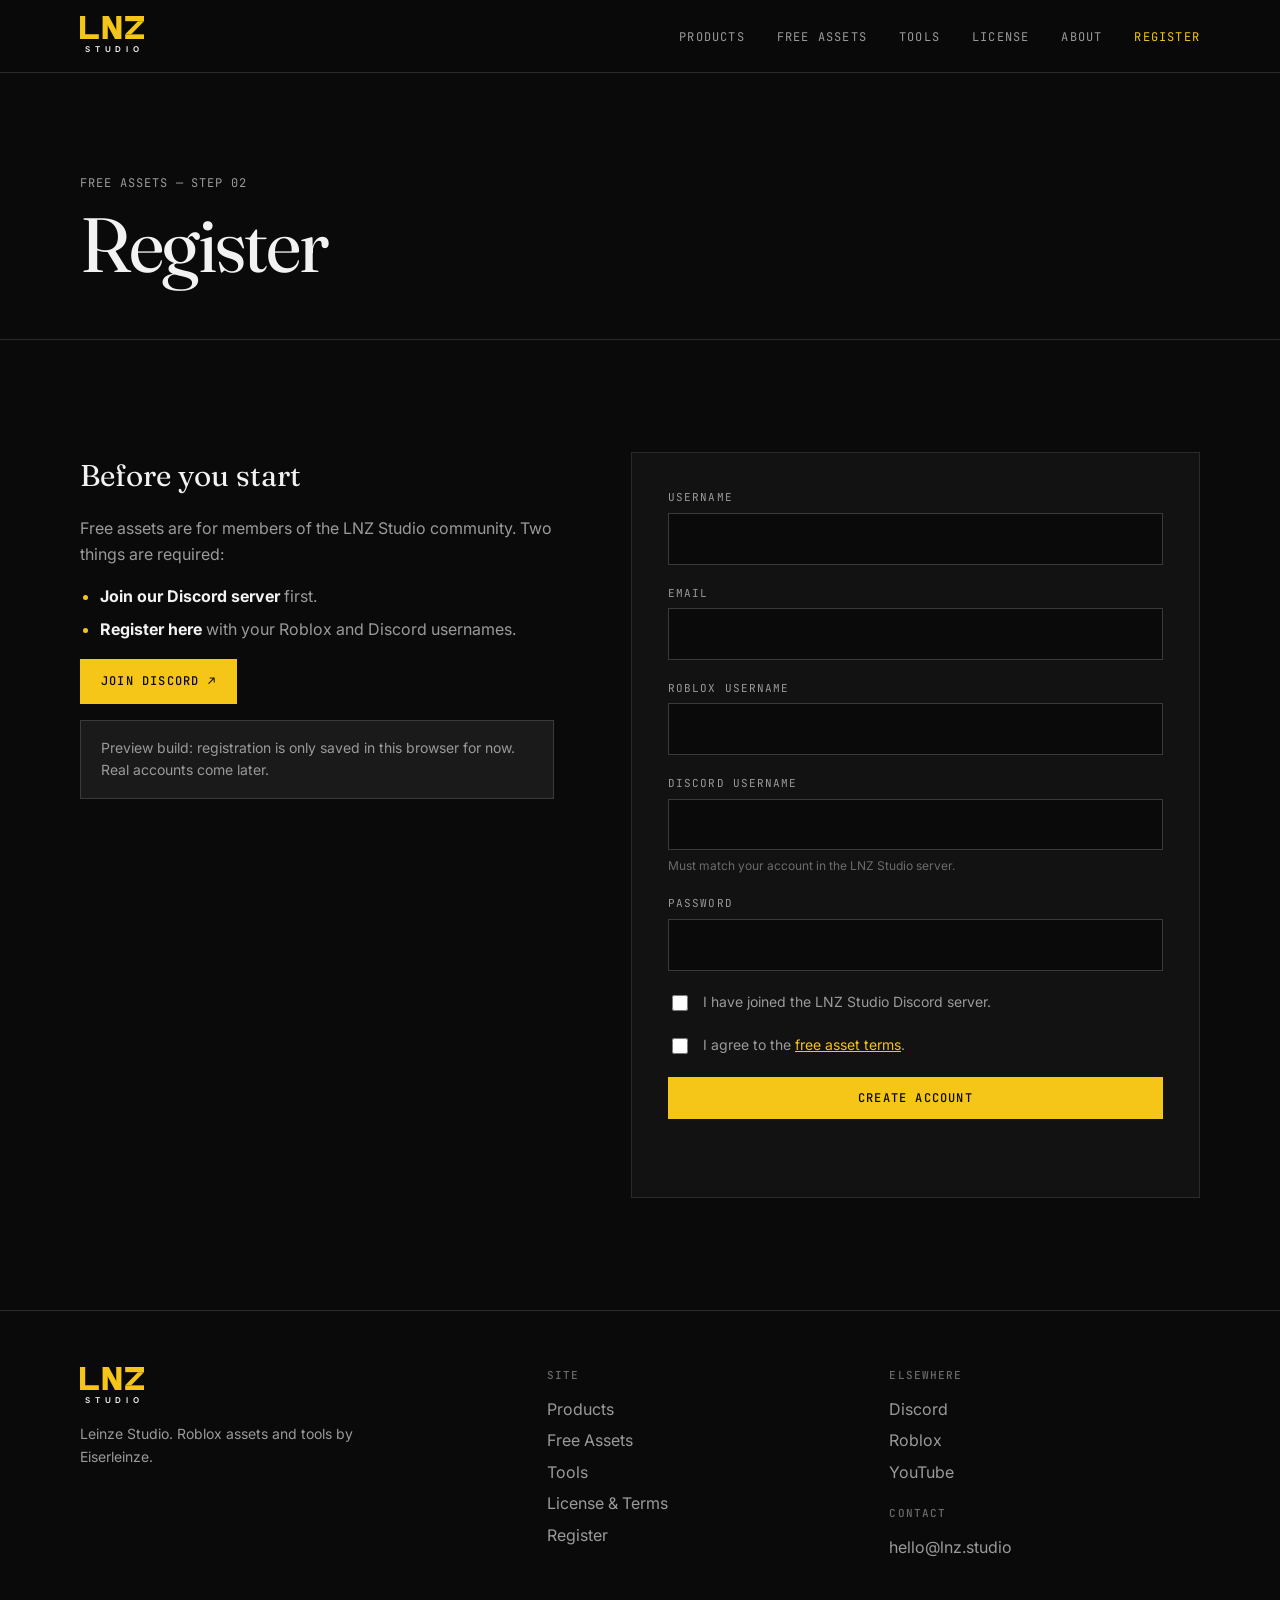
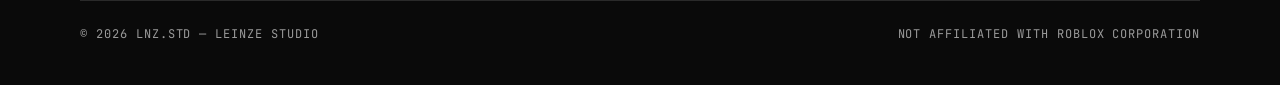
<file: register.html>
<!doctype html>
<html lang="en">
<head>
  <meta charset="utf-8">
  <meta name="viewport" content="width=device-width, initial-scale=1">
  <title>Register — LNZ.STD</title>
  <meta name="description" content="Register on LNZ.STD to unlock free Roblox assets.">
  <link rel="icon" href="assets/img/favicon.svg" type="image/svg+xml">
  <link rel="preconnect" href="https://fonts.googleapis.com">
  <link rel="preconnect" href="https://fonts.gstatic.com" crossorigin>
  <link href="https://fonts.googleapis.com/css2?family=Fraunces:ital,opsz,wght@0,9..144,400;0,9..144,500;1,9..144,400&family=Inter:wght@400;500;600&family=JetBrains+Mono:wght@400;500&display=swap" rel="stylesheet">
  <link rel="stylesheet" href="assets/css/style.css">
</head>
<body>
  <header class="nav">
    <div class="wrap">
      <a class="brand" href="index.html" aria-label="LNZ Studio — home">
        <svg class="brand__mark" viewBox="0 0 272 100" aria-hidden="true"><g fill="currentColor"><polygon points="0,0 22,0 22,78 80,78 80,100 0,100"/><polygon points="96,0 118,0 118,100 96,100"/><polygon points="154,0 176,0 176,100 154,100"/><polygon points="96,0 122,0 176,100 150,100"/><polygon points="192,0 272,0 272,22 192,22"/><polygon points="192,78 272,78 272,100 192,100"/><polygon points="246,22 272,22 218,78 192,78"/></g></svg>
        <span class="brand__sub">STUDIO</span>
      </a>
      <button class="nav__toggle" type="button" aria-expanded="false" aria-controls="nav-links">Menu</button>
      <ul class="nav__links" id="nav-links">
        <li><a href="index.html#products">Products</a></li>
        <li><a href="index.html#free">Free Assets</a></li>
        <li><a href="tools.html">Tools</a></li>
        <li><a href="license.html">License</a></li>
        <li><a href="index.html#about">About</a></li>
        <li><a href="register.html" aria-current="page">Register</a></li>
      </ul>
    </div>
  </header>

  <main>
    <section class="page-head">
      <div class="wrap">
        <span class="mono">Free assets — Step 02</span>
        <h1>Register</h1>
      </div>
    </section>

    <section class="section">
      <div class="wrap form-layout">
        <div class="prose">
          <h2>Before you start</h2>
          <p>Free assets are for members of the LNZ Studio community. Two things are required:</p>
          <ul>
            <li><strong>Join our Discord server</strong> first.</li>
            <li><strong>Register here</strong> with your Roblox and Discord usernames.</li>
          </ul>
          <p><a class="btn btn--accent" data-link="discord" href="#" target="_blank" rel="noopener">Join Discord ↗</a></p>
          <p class="note">Preview build: registration is only saved in this browser for now. Real accounts come later.</p>
        </div>

        <form class="form" id="register-form">
          <div class="field">
            <label for="username">Username</label>
            <input id="username" name="username" required autocomplete="username">
          </div>
          <div class="field">
            <label for="email">Email</label>
            <input id="email" name="email" type="email" required autocomplete="email">
          </div>
          <div class="field">
            <label for="roblox">Roblox username</label>
            <input id="roblox" name="roblox" required>
          </div>
          <div class="field">
            <label for="discord">Discord username</label>
            <input id="discord" name="discord" required>
            <small>Must match your account in the LNZ Studio server.</small>
          </div>
          <div class="field">
            <label for="password">Password</label>
            <input id="password" name="password" type="password" minlength="8" required autocomplete="new-password">
          </div>
          <label class="check">
            <input type="checkbox" name="joinedDiscord" value="yes">
            <span>I have joined the LNZ Studio Discord server.</span>
          </label>
          <label class="check">
            <input type="checkbox" name="agree" value="yes" required>
            <span>I agree to the <a href="license.html#free-terms">free asset terms</a>.</span>
          </label>
          <button class="btn btn--accent" type="submit">Create account</button>
          <p class="form__msg" id="form-msg" role="status"></p>
        </form>
      </div>
    </section>
  </main>

  <footer class="footer">
    <div class="wrap">
      <div class="footer__grid">
        <div>
          <a class="brand" href="index.html" aria-label="LNZ Studio — home">
            <svg class="brand__mark" viewBox="0 0 272 100" aria-hidden="true"><g fill="currentColor"><polygon points="0,0 22,0 22,78 80,78 80,100 0,100"/><polygon points="96,0 118,0 118,100 96,100"/><polygon points="154,0 176,0 176,100 154,100"/><polygon points="96,0 122,0 176,100 150,100"/><polygon points="192,0 272,0 272,22 192,22"/><polygon points="192,78 272,78 272,100 192,100"/><polygon points="246,22 272,22 218,78 192,78"/></g></svg>
            <span class="brand__sub">STUDIO</span>
          </a>
          <p class="footer__tag">Leinze Studio. Roblox assets and tools by Eiserleinze.</p>
        </div>
        <div>
          <h4>Site</h4>
          <ul>
            <li><a href="index.html#products">Products</a></li>
            <li><a href="index.html#free">Free Assets</a></li>
            <li><a href="tools.html">Tools</a></li>
            <li><a href="license.html">License &amp; Terms</a></li>
            <li><a href="register.html">Register</a></li>
          </ul>
        </div>
        <div>
          <h4>Elsewhere</h4>
          <ul id="socials"></ul>
          <h4 style="margin-top:20px">Contact</h4>
          <a data-link="email" href="#">email</a>
        </div>
      </div>
      <div class="footer__bottom">
        <span class="mono">© <span id="year"></span> LNZ.STD — Leinze Studio</span>
        <span class="mono">Not affiliated with Roblox Corporation</span>
      </div>
    </div>
  </footer>

  <script src="assets/js/data.js"></script>
  <script src="assets/js/main.js"></script>
</body>
</html>
</file>
<file: assets/css/style.css>
/* =========================================================
   LNZ.STD — editorial dark theme
   ========================================================= */

:root {
  --bg: #0a0a0a;
  --bg-2: #121212;
  --panel: #1a1a1a;
  --line: #2a2a2a;
  --line-strong: #3a3a3a;
  --text: #f2f2f2;
  --muted: #9a9a9a;
  --dim: #6b6b6b;
  --accent: #f5c518;
  --accent-ink: #0a0a0a;
  --danger: #ff6b5b;
  --ok: #7bd88f;

  --font-display: "Fraunces", "Playfair Display", Georgia, serif;
  --font-sans: "Inter", system-ui, -apple-system, "Segoe UI", sans-serif;
  --font-mono: "JetBrains Mono", ui-monospace, Menlo, monospace;

  --max: 1200px;
  --gutter: clamp(16px, 4vw, 40px);
}

*,
*::before,
*::after {
  box-sizing: border-box;
}

html {
  scroll-behavior: smooth;
}

body {
  margin: 0;
  background: var(--bg);
  color: var(--text);
  font-family: var(--font-sans);
  font-size: 16px;
  line-height: 1.6;
  -webkit-font-smoothing: antialiased;
}

img,
svg {
  display: block;
  max-width: 100%;
}

a {
  color: inherit;
}

::selection {
  background: var(--accent);
  color: var(--accent-ink);
}

.wrap {
  max-width: var(--max);
  margin: 0 auto;
  padding: 0 var(--gutter);
}

.mono {
  font-family: var(--font-mono);
  font-size: 12px;
  letter-spacing: 0.08em;
  text-transform: uppercase;
  color: var(--muted);
}

.accent {
  color: var(--accent);
}

/* ---------- Brand ---------- */

.brand {
  display: inline-flex;
  flex-direction: column;
  align-items: center;
  gap: 4px;
  text-decoration: none;
  color: var(--accent);
}

.brand__mark {
  width: 64px;
  height: auto;
}

.brand__sub {
  font-family: var(--font-sans);
  font-weight: 600;
  font-size: 8px;
  letter-spacing: 0.62em;
  margin-right: -0.62em; /* balance trailing letter-spacing */
  color: var(--text);
}

/* ---------- Nav ---------- */

.nav {
  position: sticky;
  top: 0;
  z-index: 10;
  background: rgba(10, 10, 10, 0.88);
  backdrop-filter: blur(8px);
  border-bottom: 1px solid var(--line);
}

.nav .wrap {
  display: flex;
  align-items: center;
  justify-content: space-between;
  height: 72px;
}

.nav__links {
  display: flex;
  gap: 32px;
  list-style: none;
  margin: 0;
  padding: 0;
}

.nav__links a {
  font-family: var(--font-mono);
  font-size: 12px;
  letter-spacing: 0.1em;
  text-transform: uppercase;
  text-decoration: none;
  color: var(--muted);
  transition: color 0.2s;
}

.nav__links a:hover,
.nav__links a[aria-current="page"] {
  color: var(--accent);
}

.nav__toggle {
  display: none;
  background: none;
  border: 1px solid var(--line-strong);
  color: var(--text);
  font-family: var(--font-mono);
  font-size: 12px;
  letter-spacing: 0.1em;
  padding: 8px 12px;
  cursor: pointer;
}

@media (max-width: 760px) {
  .nav__toggle {
    display: block;
  }
  .nav__links {
    display: none;
    position: absolute;
    top: 72px;
    left: 0;
    right: 0;
    flex-direction: column;
    gap: 0;
    background: var(--bg);
    border-bottom: 1px solid var(--line);
  }
  .nav__links.is-open {
    display: flex;
  }
  .nav__links a {
    display: block;
    padding: 16px var(--gutter);
    border-top: 1px solid var(--line);
  }
}

/* ---------- Hero ---------- */

.hero {
  border-bottom: 1px solid var(--line);
  padding: clamp(48px, 9vw, 120px) 0 clamp(40px, 7vw, 88px);
}

.hero__top {
  display: flex;
  justify-content: space-between;
  gap: 16px;
  flex-wrap: wrap;
  padding-bottom: 24px;
  margin-bottom: clamp(32px, 6vw, 72px);
  border-bottom: 1px solid var(--line);
}

.hero__grid {
  display: grid;
  grid-template-columns: 1.3fr 1fr;
  gap: clamp(32px, 6vw, 80px);
  align-items: end;
}

.hero__mark {
  color: var(--accent);
}

.hero__mark svg {
  width: 100%;
  max-width: 520px;
}

.hero__mark .hero__sub {
  display: block;
  margin-top: 18px;
  font-weight: 600;
  font-size: clamp(14px, 2.2vw, 26px);
  letter-spacing: 0.9em;
  color: var(--text);
}

.hero__title {
  font-family: var(--font-display);
  font-weight: 400;
  font-size: clamp(32px, 4.4vw, 56px);
  line-height: 1.05;
  letter-spacing: -0.02em;
  margin: 0 0 20px;
}

.hero__title em {
  font-style: italic;
  color: var(--accent);
}

.hero__lede {
  color: var(--muted);
  max-width: 42ch;
  margin: 0 0 28px;
}

.hero__cta {
  display: flex;
  gap: 12px;
  flex-wrap: wrap;
}

@media (max-width: 860px) {
  .hero__grid {
    grid-template-columns: 1fr;
  }
}

/* ---------- Buttons ---------- */

.btn {
  display: inline-flex;
  align-items: center;
  justify-content: center;
  gap: 8px;
  padding: 12px 20px;
  font-family: var(--font-mono);
  font-size: 12px;
  font-weight: 500;
  letter-spacing: 0.1em;
  text-transform: uppercase;
  text-decoration: none;
  border: 1px solid transparent;
  white-space: nowrap;
  cursor: pointer;
  transition: background 0.2s, color 0.2s, border-color 0.2s;
}

.btn--accent {
  background: var(--accent);
  color: var(--accent-ink);
}

.btn--accent:hover {
  background: #fff;
}

.btn--ghost {
  border-color: var(--line-strong);
  color: var(--text);
  background: transparent;
}

.btn--ghost:hover {
  border-color: var(--accent);
  color: var(--accent);
}

.btn--locked {
  color: var(--muted);
}

.linklike {
  background: none;
  border: 0;
  padding: 0;
  font: inherit;
  color: var(--accent);
  text-decoration: underline;
  cursor: pointer;
}

/* ---------- Sections ---------- */

.section {
  padding: clamp(56px, 9vw, 112px) 0;
  border-bottom: 1px solid var(--line);
}

.section__head {
  display: grid;
  grid-template-columns: 120px 1fr auto;
  gap: 24px;
  align-items: end;
  margin-bottom: clamp(32px, 5vw, 56px);
}

.section__num {
  font-family: var(--font-display);
  font-size: 56px;
  line-height: 0.9;
  color: var(--accent);
}

.section__title {
  font-family: var(--font-display);
  font-weight: 400;
  font-size: clamp(30px, 4vw, 48px);
  line-height: 1.05;
  letter-spacing: -0.02em;
  margin: 0;
}

.section__intro {
  color: var(--muted);
  max-width: 60ch;
  margin: 8px 0 0;
}

@media (max-width: 760px) {
  .section__head {
    grid-template-columns: 1fr;
    gap: 8px;
  }
  .section__num {
    font-size: 40px;
  }
}

/* ---------- Cards ---------- */

.grid {
  display: grid;
  grid-template-columns: repeat(auto-fill, minmax(280px, 1fr));
  gap: 24px;
}

.card {
  display: flex;
  flex-direction: column;
  background: var(--bg);
  border: 1px solid var(--line);
  transition: background 0.2s;
}

.card:hover {
  background: var(--bg-2);
}

.card__thumb {
  position: relative;
  aspect-ratio: 4 / 3;
  background:
    linear-gradient(135deg, transparent 49.6%, var(--line) 49.6%, var(--line) 50.4%, transparent 50.4%),
    var(--panel);
  display: flex;
  align-items: flex-end;
  justify-content: space-between;
  padding: 16px;
}

.card__thumb--free {
  background:
    repeating-linear-gradient(90deg, transparent 0 23px, var(--line) 23px 24px),
    var(--panel);
}

.card__img {
  position: absolute;
  inset: 0;
  width: 100%;
  height: 100%;
  object-fit: cover;
  transition: transform 0.4s;
}

.card:hover .card__img {
  transform: scale(1.03);
}

.card__thumb {
  overflow: hidden;
}

.card__thumb::after {
  content: "";
  position: absolute;
  inset: 50% 0 0;
  background: linear-gradient(transparent, rgba(10, 10, 10, 0.85));
}

.card__id,
.card__cat {
  position: relative;
  z-index: 1;
}

.card__id {
  font-family: var(--font-display);
  font-size: 40px;
  line-height: 1;
  color: var(--accent);
}

.card__cat {
  font-family: var(--font-mono);
  font-size: 11px;
  letter-spacing: 0.1em;
  text-transform: uppercase;
  color: var(--muted);
  border: 1px solid var(--line-strong);
  padding: 4px 8px;
  background: var(--bg);
}

.card__body {
  padding: 20px 20px 0;
  flex: 1;
}

.card__title {
  font-family: var(--font-display);
  font-weight: 500;
  font-size: 22px;
  line-height: 1.2;
  margin: 0 0 8px;
}

.card__desc {
  color: var(--muted);
  font-size: 14px;
  margin: 0 0 12px;
}

.card__meta {
  font-family: var(--font-mono);
  font-size: 11px;
  letter-spacing: 0.06em;
  text-transform: uppercase;
  color: var(--dim);
  margin: 0;
}

.card__foot {
  display: flex;
  align-items: center;
  justify-content: space-between;
  gap: 12px;
  padding: 20px;
  margin-top: 16px;
  border-top: 1px solid var(--line);
}

.card__price {
  font-family: var(--font-display);
  font-size: 28px;
  color: var(--accent);
}

.card__price--free {
  color: var(--text);
}

/* ---------- Steps (free assets) ---------- */

.steps {
  display: grid;
  grid-template-columns: repeat(3, 1fr);
  gap: 1px;
  background: var(--line);
  border: 1px solid var(--line);
  margin-bottom: 32px;
}

.step {
  background: var(--bg);
  padding: 24px;
}

.step__n {
  font-family: var(--font-mono);
  font-size: 12px;
  color: var(--accent);
  letter-spacing: 0.1em;
}

.step h3 {
  font-family: var(--font-display);
  font-weight: 500;
  font-size: 20px;
  margin: 8px 0 6px;
}

.step p {
  color: var(--muted);
  font-size: 14px;
  margin: 0 0 16px;
}

.member-status {
  font-family: var(--font-mono);
  font-size: 12px;
  letter-spacing: 0.04em;
  color: var(--muted);
  margin: 0 0 20px;
}

@media (max-width: 760px) {
  .steps {
    grid-template-columns: 1fr;
  }
}

/* ---------- About ---------- */

.about {
  display: grid;
  grid-template-columns: 1fr 1.4fr;
  gap: clamp(32px, 6vw, 80px);
}

.about__quote {
  font-family: var(--font-display);
  font-style: italic;
  font-size: clamp(24px, 3vw, 36px);
  line-height: 1.25;
  margin: 0;
  border-left: 2px solid var(--accent);
  padding-left: 24px;
}

.about__body p {
  color: var(--muted);
  margin: 0 0 16px;
}

.about__body strong {
  color: var(--text);
  font-weight: 600;
}

.facts {
  display: grid;
  grid-template-columns: repeat(2, 1fr);
  gap: 16px 32px;
  margin: 28px 0 0;
  padding: 24px 0 0;
  border-top: 1px solid var(--line);
}

.facts dt {
  font-family: var(--font-mono);
  font-size: 11px;
  letter-spacing: 0.1em;
  text-transform: uppercase;
  color: var(--dim);
}

.facts dd {
  margin: 4px 0 0;
  color: var(--text);
}

@media (max-width: 860px) {
  .about {
    grid-template-columns: 1fr;
  }
}

/* ---------- Prose (license page) ---------- */

.prose {
  max-width: 72ch;
}

.prose h2 {
  font-family: var(--font-display);
  font-weight: 400;
  font-size: 30px;
  margin: 48px 0 12px;
}

.prose h2:first-child {
  margin-top: 0;
}

.prose p,
.prose li {
  color: var(--muted);
}

.prose ul {
  padding-left: 20px;
}

.prose li {
  margin-bottom: 8px;
}

.prose li::marker {
  color: var(--accent);
}

.prose strong {
  color: var(--text);
}

.note {
  border: 1px solid var(--line-strong);
  background: var(--panel);
  padding: 16px 20px;
  font-size: 14px;
  color: var(--muted);
}

/* ---------- Form ---------- */

.form-layout {
  display: grid;
  grid-template-columns: 1fr 1.2fr;
  gap: clamp(32px, 6vw, 80px);
  align-items: start;
}

@media (max-width: 860px) {
  .form-layout {
    grid-template-columns: 1fr;
  }
}

.form {
  display: grid;
  gap: 20px;
  border: 1px solid var(--line);
  padding: clamp(20px, 4vw, 36px);
  background: var(--bg-2);
}

.field {
  display: grid;
  gap: 6px;
}

.field label {
  font-family: var(--font-mono);
  font-size: 11px;
  letter-spacing: 0.1em;
  text-transform: uppercase;
  color: var(--muted);
}

.field input {
  background: var(--bg);
  border: 1px solid var(--line-strong);
  color: var(--text);
  font: inherit;
  padding: 12px 14px;
  border-radius: 0;
}

.field input:focus {
  outline: none;
  border-color: var(--accent);
}

.field small {
  color: var(--dim);
  font-size: 12px;
}

.check {
  display: flex;
  gap: 12px;
  align-items: flex-start;
  color: var(--muted);
  font-size: 14px;
}

.check input {
  accent-color: var(--accent);
  margin-top: 4px;
  width: 16px;
  height: 16px;
  flex: none;
}

.check a {
  color: var(--accent);
}

.form__msg {
  min-height: 1.6em;
  margin: 0;
  font-size: 14px;
}

.form__msg--ok {
  color: var(--ok);
}

.form__msg--err {
  color: var(--danger);
}

/* ---------- Page header (inner pages) ---------- */

.page-head {
  padding: clamp(48px, 8vw, 96px) 0 clamp(32px, 5vw, 56px);
  border-bottom: 1px solid var(--line);
}

.page-head h1 {
  font-family: var(--font-display);
  font-weight: 400;
  font-size: clamp(40px, 6vw, 80px);
  line-height: 1;
  letter-spacing: -0.03em;
  margin: 12px 0 0;
}

/* ---------- Footer ---------- */

.footer {
  padding: 56px 0 40px;
}

.footer__grid {
  display: grid;
  grid-template-columns: 1.4fr 1fr 1fr;
  gap: 32px;
  padding-bottom: 40px;
  border-bottom: 1px solid var(--line);
}

.footer h4 {
  font-family: var(--font-mono);
  font-weight: 500;
  font-size: 11px;
  letter-spacing: 0.1em;
  text-transform: uppercase;
  color: var(--dim);
  margin: 0 0 12px;
}

.footer ul {
  list-style: none;
  margin: 0;
  padding: 0;
  display: grid;
  gap: 6px;
}

.footer a {
  color: var(--muted);
  text-decoration: none;
}

.footer .brand {
  color: var(--accent);
}

.footer a:hover {
  color: var(--accent);
}

.footer__tag {
  color: var(--muted);
  max-width: 36ch;
  margin: 16px 0 0;
  font-size: 14px;
}

.footer__bottom {
  display: flex;
  justify-content: space-between;
  gap: 16px;
  flex-wrap: wrap;
  padding-top: 24px;
}

@media (max-width: 760px) {
  .footer__grid {
    grid-template-columns: 1fr;
  }
}

/* ---------- Feature (home tools section) ---------- */

.feature {
  display: grid;
  grid-template-columns: 1.2fr 1fr;
  border: 1px solid var(--line);
}

.feature__body {
  padding: clamp(24px, 4vw, 48px);
}

.feature__title {
  font-family: var(--font-display);
  font-weight: 400;
  font-size: clamp(26px, 3vw, 38px);
  line-height: 1.1;
  margin: 12px 0 16px;
}

.feature__body p {
  color: var(--muted);
  max-width: 52ch;
}

.feature__list {
  list-style: none;
  padding: 0;
  margin: 20px 0 28px;
  display: grid;
  gap: 10px;
}

.feature__list li {
  padding-left: 22px;
  position: relative;
  color: var(--muted);
}

.feature__list li::before {
  content: "";
  position: absolute;
  left: 0;
  top: 0.65em;
  width: 10px;
  height: 2px;
  background: var(--accent);
}

.feature__art {
  display: flex;
  align-items: center;
  border-left: 1px solid var(--line);
  background: #141414;
}

.feature__art img {
  width: 100%;
  height: auto;
}

@media (max-width: 860px) {
  .feature {
    grid-template-columns: 1fr;
  }
  .feature__art {
    border-left: 0;
    border-top: 1px solid var(--line);
    aspect-ratio: 4 / 3;
  }
}

/* ---------- Tool page ---------- */

.page-head__lede {
  color: var(--muted);
  max-width: 56ch;
  margin: 16px 0 0;
}

.locked {
  border: 1px solid var(--line);
  background: var(--bg-2);
  padding: clamp(24px, 5vw, 56px);
  max-width: 720px;
}

.locked h2 {
  font-family: var(--font-display);
  font-weight: 400;
  font-size: clamp(26px, 3vw, 36px);
  margin: 12px 0;
}

.locked p {
  color: var(--muted);
  margin: 0 0 24px;
}

.locked strong {
  color: var(--text);
}

.tool-bar {
  display: flex;
  justify-content: space-between;
  align-items: center;
  flex-wrap: wrap;
  gap: 12px;
  padding-bottom: 20px;
  margin-bottom: 24px;
  border-bottom: 1px solid var(--line);
}

.quota {
  font-family: var(--font-mono);
  font-size: 13px;
  color: var(--muted);
}

.quota strong {
  color: var(--accent);
  font-size: 20px;
}

.tool-layout {
  display: grid;
  grid-template-columns: minmax(0, 1.6fr) minmax(0, 1fr);
  gap: 24px;
  align-items: start;
}

.tool-main,
.tool-side {
  display: grid;
  gap: 24px;
  min-width: 0;
}

@media (max-width: 960px) {
  .tool-layout {
    grid-template-columns: minmax(0, 1fr);
  }
}

.panel {
  border: 1px solid var(--line);
  background: var(--bg-2);
  padding: clamp(18px, 3vw, 28px);
  min-width: 0;
}

.panel__head {
  display: flex;
  align-items: baseline;
  gap: 12px;
  margin-bottom: 20px;
}

.panel__head h2 {
  font-family: var(--font-display);
  font-weight: 400;
  font-size: 24px;
  margin: 0;
}

.opt {
  font-family: var(--font-mono);
  font-size: 11px;
  letter-spacing: 0.08em;
  text-transform: uppercase;
  color: var(--dim);
}

.hint {
  color: var(--dim);
  font-size: 13px;
  margin: 12px 0 0;
}

.dropzone {
  display: flex;
  flex-direction: column;
  align-items: center;
  justify-content: center;
  gap: 6px;
  min-height: 160px;
  border: 1px dashed var(--line-strong);
  background: var(--bg);
  text-align: center;
  cursor: pointer;
  transition: border-color 0.2s, background 0.2s;
}

.dropzone:hover,
.dropzone.is-over {
  border-color: var(--accent);
  background: #111;
}

.dropzone[hidden] {
  display: none;
}

.dropzone__title {
  font-family: var(--font-display);
  font-size: 22px;
}

.dropzone__sub {
  font-family: var(--font-mono);
  font-size: 12px;
  color: var(--muted);
}

.file-row {
  display: flex;
  justify-content: space-between;
  align-items: baseline;
  gap: 12px;
  flex-wrap: wrap;
  margin-bottom: 12px;
  overflow-wrap: anywhere;
}

.wave {
  display: block;
  width: 100%;
  height: 140px;
  background: var(--bg);
  border: 1px solid var(--line);
  cursor: ew-resize;
  touch-action: none;
}

.trim-row {
  display: grid;
  grid-template-columns: 1fr auto 1fr;
  gap: 16px;
  align-items: end;
  margin-top: 16px;
}

.trim-row .field:last-child {
  text-align: right;
}

.slider {
  display: grid;
  grid-template-columns: 64px 1fr 72px;
  gap: 16px;
  align-items: center;
  margin-bottom: 16px;
}

.slider label {
  font-family: var(--font-mono);
  font-size: 11px;
  letter-spacing: 0.1em;
  text-transform: uppercase;
  color: var(--muted);
}

.slider input[type="range"] {
  width: 100%;
  accent-color: var(--accent);
}

.slider input:disabled {
  opacity: 0.4;
}

.slider output {
  font-family: var(--font-mono);
  font-size: 13px;
  text-align: right;
  color: var(--text);
}

.adjust-row {
  display: grid;
  grid-template-columns: 1fr 1fr auto;
  gap: 16px;
  align-items: end;
  margin: 20px 0 12px;
}

@media (max-width: 520px) {
  .adjust-row,
  .trim-row {
    grid-template-columns: 1fr 1fr;
  }
  .adjust-row .btn,
  .trim-row .btn {
    grid-column: 1 / -1;
    order: 3;
  }
  .trim-row .field:last-child {
    text-align: left;
  }
}

.is-error {
  color: var(--danger) !important;
}

.cover-row {
  display: grid;
  grid-template-columns: 160px 1fr;
  gap: 20px;
  align-items: start;
}

.dropzone--cover {
  width: 160px;
  height: 160px;
  min-height: 0;
  overflow: hidden;
  padding: 0;
}

.dropzone--cover img {
  width: 100%;
  height: 100%;
  object-fit: cover;
}

.dropzone--cover .hint,
.cover-row .hint {
  margin-top: 0;
}

.cover-row .btn {
  margin-top: 16px;
}

@media (max-width: 520px) {
  .cover-row {
    grid-template-columns: 1fr;
  }
}

.form-panel {
  display: grid;
  gap: 16px;
}

.form-panel .panel__head {
  margin-bottom: 4px;
}

.field textarea {
  background: var(--bg);
  border: 1px solid var(--line-strong);
  color: var(--text);
  font: inherit;
  padding: 12px 14px;
  border-radius: 0;
  resize: vertical;
}

.field textarea:focus {
  outline: none;
  border-color: var(--accent);
}

.input-group {
  display: flex;
}

.input-group input {
  flex: 1;
  min-width: 0;
}

.input-group .btn {
  border-left: 0;
}

.btn:disabled {
  opacity: 0.45;
  cursor: not-allowed;
}

.log:empty {
  display: none;
}

.log {
  max-height: 200px;
  overflow: auto;
  border: 1px solid var(--line);
  background: var(--bg);
  padding: 12px 14px;
}

.log__line {
  margin: 0 0 6px;
  font-family: var(--font-mono);
  font-size: 12px;
  color: var(--muted);
  overflow-wrap: anywhere;
}

.log__line--ok {
  color: var(--ok);
}

.log__line--err {
  color: var(--danger);
}

.result {
  border-color: var(--accent);
}

.result h3 {
  font-family: var(--font-display);
  font-weight: 400;
  font-size: 22px;
  margin: 8px 0 16px;
  overflow-wrap: anywhere;
}

.id-row {
  display: flex;
  justify-content: space-between;
  align-items: center;
  gap: 12px;
  padding: 12px 0;
  border-top: 1px solid var(--line);
}

.id-row code {
  display: block;
  font-family: var(--font-mono);
  font-size: 13px;
  color: var(--accent);
  margin-top: 4px;
  overflow-wrap: anywhere;
}

.help summary {
  cursor: pointer;
  font-family: var(--font-display);
  font-size: 18px;
}

.help ol {
  color: var(--muted);
  font-size: 14px;
  padding-left: 20px;
  margin: 16px 0 0;
}

.help li {
  margin-bottom: 8px;
}

.help a {
  color: var(--accent);
}

.help code {
  font-family: var(--font-mono);
  color: var(--text);
}

.history {
  list-style: none;
  margin: 12px 0 0;
  padding: 0;
}

.history li {
  display: grid;
  gap: 2px;
  padding: 10px 0;
  border-top: 1px solid var(--line);
  overflow-wrap: anywhere;
}

/* ---------- Tool tabs, selects, image preview ---------- */

.tool-tabs {
  display: flex;
  gap: 0;
  border: 1px solid var(--line-strong);
}

.tool-tabs a {
  font-family: var(--font-mono);
  font-size: 12px;
  letter-spacing: 0.1em;
  text-transform: uppercase;
  text-decoration: none;
  color: var(--muted);
  padding: 10px 16px;
}

.tool-tabs a + a {
  border-left: 1px solid var(--line-strong);
}

.tool-tabs a:hover {
  color: var(--accent);
}

.tool-tabs a[aria-current="page"] {
  background: var(--accent);
  color: var(--accent-ink);
}

.field select,
.move {
  background: var(--bg);
  border: 1px solid var(--line-strong);
  color: var(--text);
  font: inherit;
  padding: 12px 14px;
  border-radius: 0;
  width: 100%;
  min-width: 0;
}

.field select:focus,
.move:focus {
  outline: none;
  border-color: var(--accent);
}

.field small a {
  color: var(--accent);
}

.adjust-row--2 {
  grid-template-columns: 1fr 1fr;
  margin-top: 0;
}

.preview-box {
  display: flex;
  align-items: center;
  justify-content: center;
  min-height: 220px;
  max-height: 520px;
  padding: 16px;
  border: 1px solid var(--line);
  background-color: #151515;
  background-image:
    linear-gradient(45deg, #1f1f1f 25%, transparent 25%),
    linear-gradient(-45deg, #1f1f1f 25%, transparent 25%),
    linear-gradient(45deg, transparent 75%, #1f1f1f 75%),
    linear-gradient(-45deg, transparent 75%, #1f1f1f 75%);
  background-size: 20px 20px;
  background-position: 0 0, 0 10px, 10px -10px, -10px 0;
}

.preview-box canvas {
  max-width: 100%;
  max-height: 486px;
  width: auto;
  height: auto;
}

/* ---------- Profile ---------- */

.profile-card {
  display: grid;
  grid-template-columns: 1.1fr 1.4fr 1fr;
  gap: 32px;
  align-items: start;
  border: 1px solid var(--line);
  background: var(--bg-2);
  padding: clamp(20px, 4vw, 36px);
  margin-bottom: 40px;
}

.profile-card__id {
  display: flex;
  gap: 16px;
  align-items: center;
  min-width: 0;
}

.profile-card__id h2 {
  font-family: var(--font-display);
  font-weight: 400;
  font-size: 30px;
  margin: 0 0 4px;
  overflow-wrap: anywhere;
}

.avatar {
  flex: none;
  display: grid;
  place-items: center;
  width: 64px;
  height: 64px;
  background: var(--accent);
  color: var(--accent-ink);
  font-family: var(--font-display);
  font-size: 32px;
}

.profile-card__facts {
  grid-template-columns: 1fr;
  margin: 0;
  padding: 0;
  border: 0;
  gap: 10px;
}

.profile-card__facts > div {
  display: grid;
  grid-template-columns: 80px 1fr;
  gap: 12px;
  min-width: 0;
}

.profile-card__facts dd {
  margin: 0;
  overflow-wrap: anywhere;
}

.profile-card__quota strong {
  display: block;
  font-family: var(--font-display);
  font-weight: 400;
  font-size: 36px;
  color: var(--accent);
  margin: 4px 0 10px;
}

.meter {
  height: 4px;
  background: var(--line);
  margin-bottom: 20px;
}

.meter span {
  display: block;
  height: 100%;
  background: var(--accent);
}

.profile-card__quota .hero__cta {
  align-items: center;
}

@media (max-width: 960px) {
  .profile-card {
    grid-template-columns: 1fr;
    gap: 24px;
  }
}

.library {
  display: grid;
  grid-template-columns: 240px minmax(0, 1fr);
  gap: 32px;
  align-items: start;
}

@media (max-width: 860px) {
  .library {
    grid-template-columns: minmax(0, 1fr);
  }
}

.folders {
  list-style: none;
  margin: 0;
  padding: 0;
  border-top: 1px solid var(--line);
}

.folder {
  display: grid;
  grid-template-columns: 20px 1fr auto;
  gap: 10px;
  align-items: center;
  width: 100%;
  padding: 12px 8px;
  background: none;
  border: 0;
  border-bottom: 1px solid var(--line);
  color: var(--muted);
  font: inherit;
  font-size: 14px;
  text-align: left;
  cursor: pointer;
}

.folder:hover {
  color: var(--text);
  background: var(--bg-2);
}

.folder.is-active {
  color: var(--text);
  background: var(--bg-2);
  box-shadow: inset 2px 0 0 var(--accent);
}

.folder__icon {
  color: var(--accent);
  text-align: center;
}

.folder__name {
  overflow: hidden;
  text-overflow: ellipsis;
  white-space: nowrap;
}

.folder__n {
  font-family: var(--font-mono);
  font-size: 12px;
  color: var(--dim);
}

@media (max-width: 860px) {
  .folders {
    display: flex;
    gap: 8px;
    overflow-x: auto;
    border: 0;
    padding-bottom: 4px;
  }
  .folder {
    width: auto;
    white-space: nowrap;
    border: 1px solid var(--line);
    padding: 8px 12px;
  }
  .folder.is-active {
    box-shadow: inset 0 -2px 0 var(--accent);
  }
}

.library__bar {
  display: flex;
  justify-content: space-between;
  align-items: baseline;
  gap: 16px;
  flex-wrap: wrap;
  margin-bottom: 16px;
}

.library__bar h2 {
  font-family: var(--font-display);
  font-weight: 400;
  font-size: clamp(26px, 3vw, 36px);
  margin: 0;
  overflow-wrap: anywhere;
}

.library__actions {
  display: flex;
  gap: 20px;
}

.library__filters {
  display: flex;
  gap: 12px;
  flex-wrap: wrap;
  margin-bottom: 20px;
}

.seg {
  display: flex;
  border: 1px solid var(--line-strong);
}

.seg button {
  background: none;
  border: 0;
  color: var(--muted);
  font-family: var(--font-mono);
  font-size: 12px;
  letter-spacing: 0.08em;
  text-transform: uppercase;
  padding: 10px 14px;
  cursor: pointer;
}

.seg button + button {
  border-left: 1px solid var(--line-strong);
}

.seg button[aria-pressed="true"] {
  background: var(--accent);
  color: var(--accent-ink);
}

.search {
  flex: 1;
  min-width: 180px;
  background: var(--bg);
  border: 1px solid var(--line-strong);
  color: var(--text);
  font: inherit;
  padding: 10px 14px;
  border-radius: 0;
}

.search:focus {
  outline: none;
  border-color: var(--accent);
}

.items {
  display: grid;
  grid-template-columns: repeat(auto-fill, minmax(280px, 1fr));
  gap: 16px;
}

.item {
  display: flex;
  flex-direction: column;
  border: 1px solid var(--line);
  background: var(--bg-2);
  padding: 16px;
  min-width: 0;
}

.item__head {
  display: flex;
  gap: 14px;
  align-items: center;
  margin-bottom: 8px;
}

.item__thumb {
  flex: none;
  width: 56px;
  height: 56px;
  display: grid;
  place-items: center;
  background: var(--panel);
  border: 1px solid var(--line);
  overflow: hidden;
}

.item__thumb img {
  width: 100%;
  height: 100%;
  object-fit: cover;
}

.item__glyph {
  font-size: 22px;
  color: var(--accent);
}

.item__title {
  min-width: 0;
}

.item__title h3 {
  font-family: var(--font-display);
  font-weight: 500;
  font-size: 18px;
  margin: 4px 0 2px;
  overflow-wrap: anywhere;
}

.badge {
  font-family: var(--font-mono);
  font-size: 10px;
  letter-spacing: 0.1em;
  text-transform: uppercase;
  padding: 2px 6px;
  border: 1px solid var(--line-strong);
  color: var(--muted);
}

.badge--audio {
  border-color: var(--accent);
  color: var(--accent);
}

.item__ids {
  flex: 1;
}

.item__ids .id-row {
  padding: 10px 0;
}

.item__ids .btn {
  padding: 8px 12px;
}

.item__foot {
  display: grid;
  grid-template-columns: auto 1fr auto;
  gap: 10px;
  align-items: center;
  padding-top: 12px;
  border-top: 1px solid var(--line);
}

.move {
  padding: 8px 10px;
  font-size: 14px;
}

.item__remove {
  color: var(--muted);
  font-size: 13px;
}

.item__remove:hover {
  color: var(--danger);
}

.empty {
  border: 1px dashed var(--line-strong);
  padding: clamp(24px, 5vw, 48px);
  text-align: center;
}

.empty p {
  color: var(--muted);
  margin: 0 0 20px;
}

.empty .hero__cta {
  justify-content: center;
}

[hidden] {
  display: none !important;
}

.field {
  min-width: 0;
}

.field input,
.field textarea {
  width: 100%;
  min-width: 0;
}
</file>
